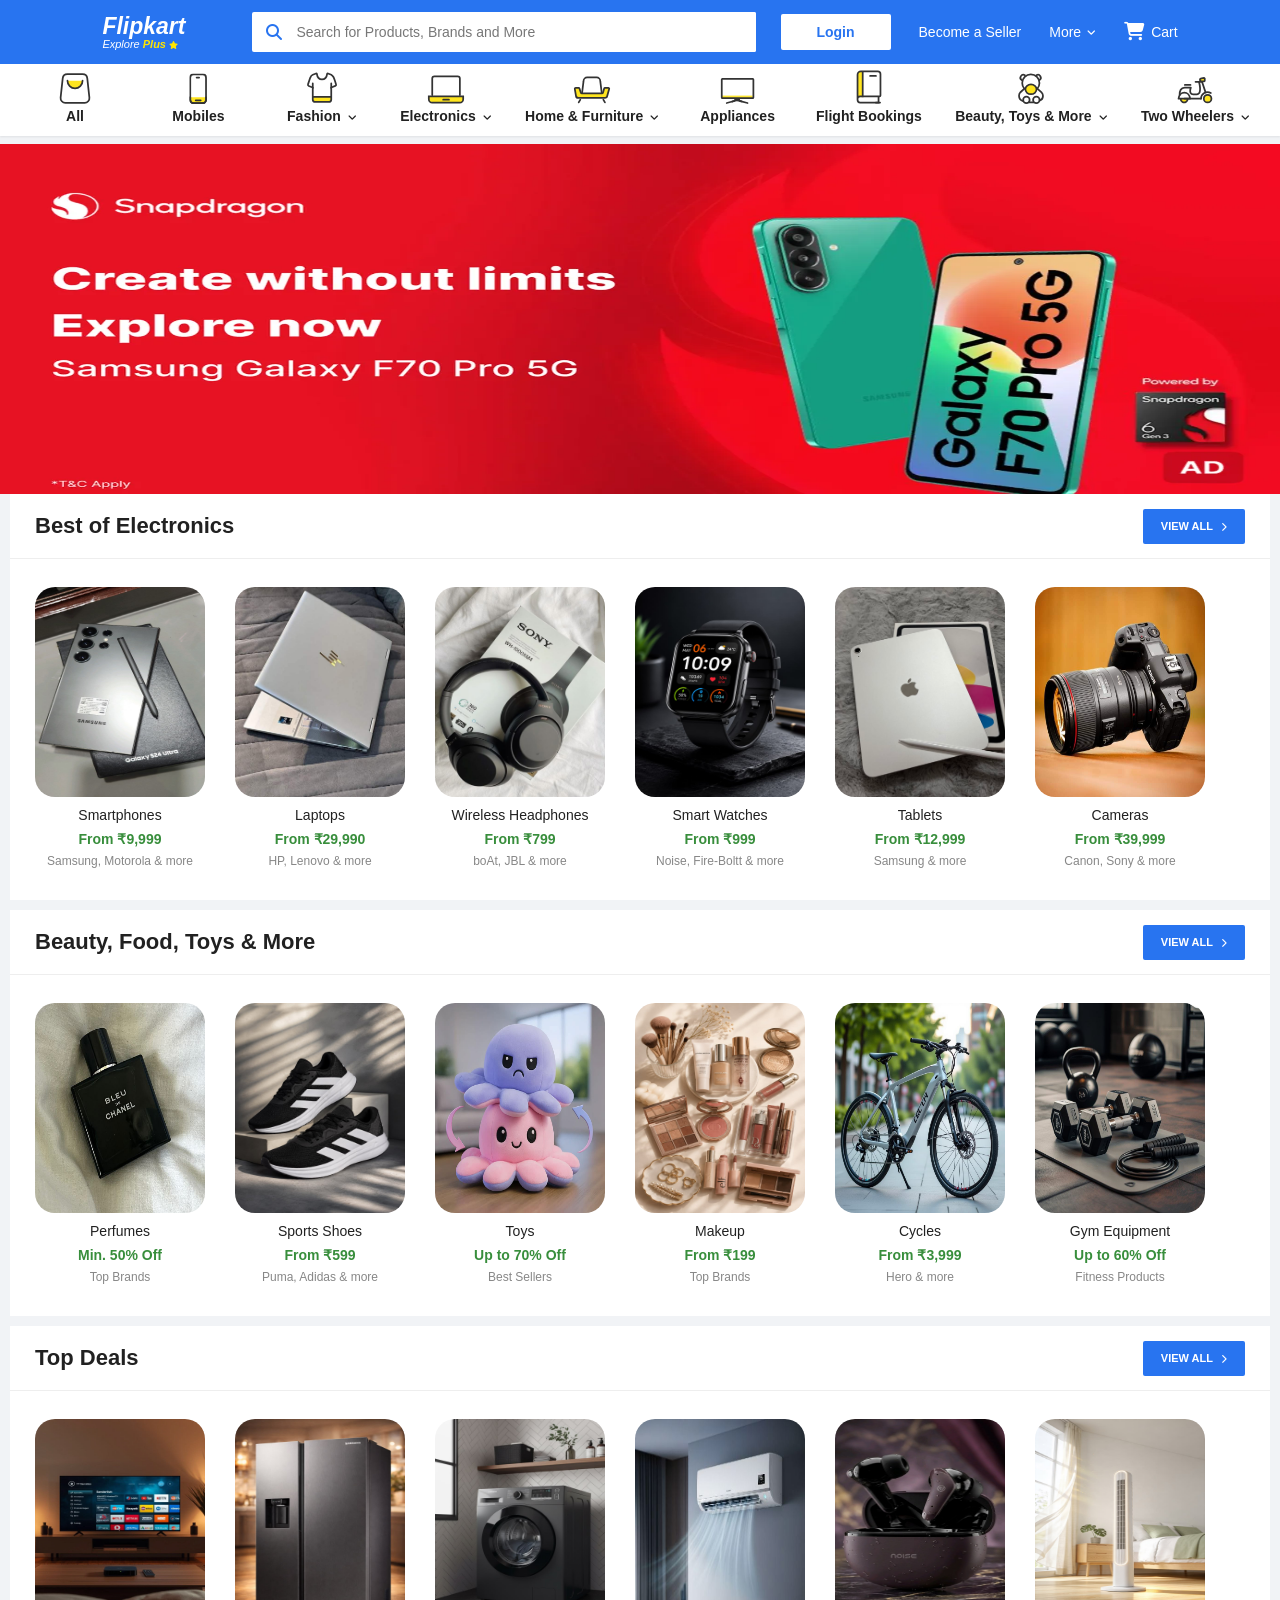
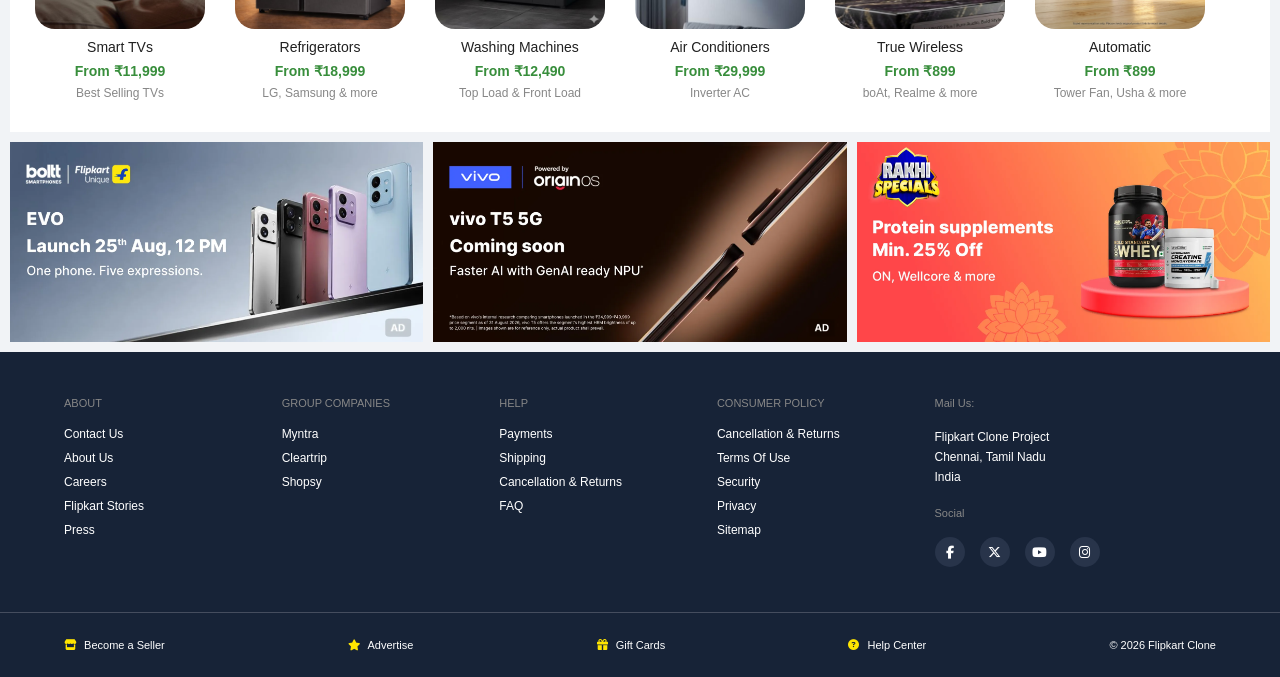
<file: index.html>
<!DOCTYPE html>
<html lang="en">

<head>

    <meta charset="UTF-8">

    <meta name="viewport" content="width=device-width, initial-scale=1.0">

    <title>Flipkart Clone</title>

    <link rel="stylesheet" href="./style.css">

    <link
        rel="stylesheet"
        href="https://cdnjs.cloudflare.com/ajax/libs/font-awesome/6.7.2/css/all.min.css"
    >

</head>


<body>


<!-- =====================================================
     NAVBAR
===================================================== -->

<header class="navbar">

    <div class="nav-left">

        <a href="index.html" class="flipkart-logo">

            <span class="logo-main">
                Flipkart
            </span>

            <span class="logo-sub">
                Explore
                <strong>Plus</strong>
                <i class="fa-solid fa-star"></i>
            </span>

        </a>


        <div class="search-container">

            <i class="fa-solid fa-magnifying-glass"></i>

            <input
                type="text"
                placeholder="Search for Products, Brands and More"
            >

        </div>

    </div>


    <div class="nav-right">

        <a href="login.html" class="login-button">
            Login
        </a>


        <a href="#" class="nav-link">
            Become a Seller
        </a>


        <a href="#" class="nav-link more-menu">

            More

            <i class="fa-solid fa-angle-down"></i>

        </a>


        <a href="cart.html" class="cart-link">

            <i class="fa-solid fa-cart-shopping"></i>

            Cart

        </a>

    </div>

</header>



<!-- =====================================================
     CATEGORY NAVIGATION
===================================================== -->

<section class="category-section">

    <div class="category-container">


        <!-- Grocery -->

        <a href="#" class="category-item">

            <div class="category-icon grocery-icon">

                <!-- <i class="fa-solid fa-basket-shopping"></i> -->
                 <img src="./source/all.svg" style="height: 40px;">

            </div>

            <span style="margin-top: 12px;">
                All
            </span>

        </a>



        <!-- Mobiles -->

        <a href="category.html" class="category-item">

            <div class="category-icon mobile-icon">

                <img src="./source/mobiles.svg" style="height: 40px;">

            </div>

            <span style="margin-top: 12px;">
                Mobiles
            </span>

        </a>



        <!-- Fashion -->

        <a href="./fashion.html" class="category-item">

            <div class="category-icon fashion-icon">

                <!-- <i class="fa-solid fa-shirt"></i> -->
                 <img src="./source/fashion.svg" style="height: 40px;">

            </div>

            <span style="margin-top: 12px;">

                Fashion

                <i class="fa-solid fa-angle-down"></i>

            </span>

        </a>



        <!-- Electronics -->

        <a href="#" class="category-item">

            <div class="category-icon electronics-icon">

                <!-- <i class="fa-solid fa-headphones"></i> -->
                 <img src="./source/electronics.svg" style="height: 40px;">

            </div>

            <span style="margin-top: 12px;">

                Electronics

                <i class="fa-solid fa-angle-down"></i>

            </span>

        </a>



        <!-- Home -->

        <a href="#" class="category-item">

            <div class="category-icon home-icon">

                <!-- <i class="fa-solid fa-couch"></i> -->
                 <img src="./source/furniture.svg" style="height: 40px;">

            </div>

            <span style="margin-top: 12px;">

                Home & Furniture

                <i class="fa-solid fa-angle-down"></i>

            </span>

        </a>



        <!-- Appliances -->

        <a href="#" class="category-item">

            <div class="category-icon appliance-icon">

                <!-- <i class="fa-solid fa-tv"></i> -->
                 <img src="./source/tv.svg" style="height: 40px;">

            </div>

            <span style="margin-top: 12px;">

                Appliances

            </span>

        </a>



        <!-- Travel -->

        <a href="#" class="category-item">

            <div class="category-icon travel-icon">

                <!-- <i class="fa-solid fa-plane"></i> -->
                 <img src="./source/books.svg" style="height: 40px;">

            </div>

            <span style="margin-top: 12px;">
                Flight Bookings
            </span>

        </a>



        <!-- Beauty -->

        <a href="#" class="category-item">

            <div class="category-icon beauty-icon">

                <!-- <i class="fa-solid fa-spray-can-sparkles"></i> -->
                 <img src="./source/toy.svg" style="height: 40px;">

            </div>

            <span style="margin-top: 12px;">

                Beauty, Toys & More

                <i class="fa-solid fa-angle-down"></i>

            </span>

        </a>



        <!-- Two Wheelers -->

        <a href="#" class="category-item">

            <div class="category-icon bike-icon">

                <!-- <i class="fa-solid fa-motorcycle"></i> -->
                 <img src="./source/auto-new.svg" style="height: 40px;">

            </div>

            <span style="margin-top: 12px;">

                Two Wheelers

                <i class="fa-solid fa-angle-down"></i>

            </span>

        </a>


    </div>

</section>



<!-- =====================================================
     MAIN CONTENT
===================================================== -->

<main>



<!-- =====================================================
     HERO BANNER
===================================================== -->

<section class="hero-section">

    <div class="banner-slider">

        <a href="#" class="banner-slide">
            <img src="./source/c1f4644ea8d50670.webp" alt="Banner 1">
        </a>

        <a href="#" class="banner-slide">
            <img src="./source/a72a8443f83f39b8.webp" alt="Banner 2">
        </a>

        <a href="#" class="banner-slide">
            <img src="./source/d336bf0029d22522.webp" alt="Banner 3">
        </a>

        <a href="#" class="banner-slide">
            <img src="./source/c1f4644ea8d50670.webp" alt="Banner 4">
        </a>

        <a href="#" class="banner-slide">
            <img src="./source/d336bf0029d22522.webp" alt="Banner 5">
        </a>

    </div>

</section>



<!-- =====================================================
     BEST OF ELECTRONICS
===================================================== -->

<section class="product-section">


    <div class="section-heading">

        <h2>
            Best of Electronics
        </h2>


        <a href="category.html" class="view-all">

            VIEW ALL

            <i class="fa-solid fa-chevron-right"></i>

        </a>

    </div>



    <div class="product-slider">


        <!-- PRODUCT 1 -->

        <a href="product.html" class="product-card">

            <div class="product-image">

                <img
                    src="./source/mob2.jpg"
                    alt="Mobile"
                >

            </div>

            <h3>
                Smartphones
            </h3>

            <p class="product-offer">
                From ₹9,999
            </p>

            <p class="product-brand">
                Samsung, Motorola & more
            </p>

        </a>



        <!-- PRODUCT 2 -->

        <a href="product.html" class="product-card">

            <div class="product-image">

                <img
                    src="./source/laptop 1.jpg"
                    alt="Laptop"
                >

            </div>

            <h3>
                Laptops
            </h3>

            <p class="product-offer">
                From ₹29,990
            </p>

            <p class="product-brand">
                HP, Lenovo & more
            </p>

        </a>



        <!-- PRODUCT 3 -->

        <a href="product.html" class="product-card">

            <div class="product-image">

                <img
                    src="./source/wireless2.jpg"
                    alt="Headphones"
                >

            </div>

            <h3>
                Wireless Headphones
            </h3>

            <p class="product-offer">
                From ₹799
            </p>

            <p class="product-brand">
                boAt, JBL & more
            </p>

        </a>



        <!-- PRODUCT 4 -->

        <a href="product.html" class="product-card">

            <div class="product-image">

                <img
                    src="./source/smart watch.jpg"
                    alt="Smart Watch"
                >

            </div>

            <h3>
                Smart Watches
            </h3>

            <p class="product-offer">
                From ₹999
            </p>

            <p class="product-brand">
                Noise, Fire-Boltt & more
            </p>

        </a>



        <!-- PRODUCT 5 -->

        <a href="product.html" class="product-card">

            <div class="product-image">

                <img
                    src="./source/tablet.jpg"
                    alt="Tablet"
                >

            </div>

            <h3>
                Tablets
            </h3>

            <p class="product-offer">
                From ₹12,999
            </p>

            <p class="product-brand">
                Samsung & more
            </p>

        </a>



        <!-- PRODUCT 6 -->

        <a href="product.html" class="product-card">

            <div class="product-image">

                <img
                    src="./source/cameraaaa.jpg"
                    alt="Camera"
                >

            </div>

            <h3>
                Cameras
            </h3>

            <p class="product-offer">
                From ₹39,999
            </p>

            <p class="product-brand">
                Canon, Sony & more
            </p>

        </a>


    </div>

</section>



<!-- =====================================================
     BEAUTY / TOYS
===================================================== -->

<section class="product-section">


    <div class="section-heading">

        <h2>
            Beauty, Food, Toys & More
        </h2>


        <a href="category.html" class="view-all">

            VIEW ALL

            <i class="fa-solid fa-chevron-right"></i>

        </a>

    </div>



    <div class="product-slider">


        <a href="product.html" class="product-card">

            <div class="product-image">

                <img
                    src="./source/perfume.jpg"
                    alt="Perfume"
                >

            </div>

            <h3>
                Perfumes
            </h3>

            <p class="product-offer">
                Min. 50% Off
            </p>

            <p class="product-brand">
                Top Brands
            </p>

        </a>



        <a href="product.html" class="product-card">

            <div class="product-image">

                <img
                    src="./source/shoe.jpg"
                    alt="Shoes"
                >

            </div>

            <h3>
                Sports Shoes
            </h3>

            <p class="product-offer">
                From ₹599
            </p>

            <p class="product-brand">
                Puma, Adidas & more
            </p>

        </a>



        <a href="product.html" class="product-card">

            <div class="product-image">

                <img
                    src="./source/toys.jpg"
                    alt="Toys"
                >

            </div>

            <h3>
                Toys
            </h3>

            <p class="product-offer">
                Up to 70% Off
            </p>

            <p class="product-brand">
                Best Sellers
            </p>

        </a>



        <a href="product.html" class="product-card">

            <div class="product-image">

                <img
                    src="./source/makup.jpg"
                    alt="Makeup"
                >

            </div>

            <h3>
                Makeup
            </h3>

            <p class="product-offer">
                From ₹199
            </p>

            <p class="product-brand">
                Top Brands
            </p>

        </a>



        <a href="product.html" class="product-card">

            <div class="product-image">

                <img
                    src="./source/cycle.jpg"
                    alt="Cycle"
                >

            </div>

            <h3>
                Cycles
            </h3>

            <p class="product-offer">
                From ₹3,999
            </p>

            <p class="product-brand">
                Hero & more
            </p>

        </a>



        <a href="product.html" class="product-card">

            <div class="product-image">

                <img
                    src="./source/gym.jpg"
                    alt="Gym Equipment"
                >

            </div>

            <h3>
                Gym Equipment
            </h3>

            <p class="product-offer">
                Up to 60% Off
            </p>

            <p class="product-brand">
                Fitness Products
            </p>

        </a>


    </div>

</section>



<!-- =====================================================
     TOP DEALS
===================================================== -->

<section class="product-section">


    <div class="section-heading">

        <h2>
            Top Deals
        </h2>


        <a href="category.html" class="view-all">

            VIEW ALL

            <i class="fa-solid fa-chevron-right"></i>

        </a>

    </div>



    <div class="product-slider">


        <a href="product.html" class="product-card">

            <div class="product-image">

                <img
                    src="./source/tv.jpg"
                    alt="Television"
                >

            </div>

            <h3>
                Smart TVs
            </h3>

            <p class="product-offer">
                From ₹11,999
            </p>

            <p class="product-brand">
                Best Selling TVs
            </p>

        </a>



        <a href="product.html" class="product-card">

            <div class="product-image">

                <img
                    src="./source/refregitor.jpg"
                    alt="Refrigerator"
                >

            </div>

            <h3>
                Refrigerators
            </h3>

            <p class="product-offer">
                From ₹18,999
            </p>

            <p class="product-brand">
                LG, Samsung & more
            </p>

        </a>



        <a href="product.html" class="product-card">

            <div class="product-image">

                <img
                    src="./source/washing.jpg"
                    alt="Washing Machine"
                >

            </div>

            <h3>
                Washing Machines
            </h3>

            <p class="product-offer">
                From ₹12,490
            </p>

            <p class="product-brand">
                Top Load & Front Load
            </p>

        </a>



        <a href="product.html" class="product-card">

            <div class="product-image">

                <img
                    src="./source/aircondition.jpg"
                    alt="Air Conditioner"
                >

            </div>

            <h3>
                Air Conditioners
            </h3>

            <p class="product-offer">
                From ₹29,999
            </p>

            <p class="product-brand">
                Inverter AC
            </p>

        </a>



        <a href="product.html" class="product-card">

            <div class="product-image">

                <img
                    src="./source/earbuds.jpg"
                    alt="Earbuds"
                >

            </div>

            <h3>
                True Wireless
            </h3>

            <p class="product-offer">
                From ₹899
            </p>

            <p class="product-brand">
                boAt, Realme & more
            </p>

        </a>
           <a href="product.html" class="product-card">

            <div class="product-image">

                <img
                    src="./source/tower.jpg"
                    alt="Earbuds"
                >

            </div>

            <h3>
                Automatic
            </h3>

            <p class="product-offer">
                From ₹899
            </p>

            <p class="product-brand">
                Tower Fan, Usha & more
            </p>

        </a>


    </div>

</section>



<!-- =====================================================
     THREE BANNER SECTION
===================================================== -->

<section class="three-banner-section">


    <a href="#" class="small-banner">

        <img
            src="./source/d336bf0029d22522.webp"
            alt="Offer"
        >

    </a>


    <a href="#" class="small-banner">

        <img
            src="./source/62e33184d158868b.webp"
            alt="Offer"
        >

    </a>


    <a href="#" class="small-banner">

        <img
            src="./source/a72a8443f83f39b8.webp"
            alt="Offer"
        >

    </a>


</section>



<!-- =====================================================
     FLIPKART INFORMATION
===================================================== -->

<!-- <section class="information-section">

    <h2>
        Flipkart Clone – Online Shopping
    </h2>


    <p>

        This ecommerce website is designed as a
        Flipkart-style shopping interface with
        categories, products, offers and shopping
        sections. Browse mobiles, electronics,
        fashion, home appliances and more.

    </p>


    <h3>
        Shop Online with Great Deals
    </h3>


    <p>

        Explore products from different categories
        and discover exciting offers and discounts.
        The website provides a responsive shopping
        experience across desktop, tablet and mobile
        devices.

    </p>

</section> -->



</main>



<!-- =====================================================
     FOOTER
===================================================== -->

<footer class="footer">


    <div class="footer-top">


        <div class="footer-column">

            <h3>
                ABOUT
            </h3>

            <a href="#">
                Contact Us
            </a>

            <a href="#">
                About Us
            </a>

            <a href="#">
                Careers
            </a>

            <a href="#">
                Flipkart Stories
            </a>

            <a href="#">
                Press
            </a>

        </div>



        <div class="footer-column">

            <h3>
                GROUP COMPANIES
            </h3>

            <a href="#">
                Myntra
            </a>

            <a href="#">
                Cleartrip
            </a>

            <a href="#">
                Shopsy
            </a>

        </div>



        <div class="footer-column">

            <h3>
                HELP
            </h3>

            <a href="#">
                Payments
            </a>

            <a href="#">
                Shipping
            </a>

            <a href="#">
                Cancellation & Returns
            </a>

            <a href="#">
                FAQ
            </a>

        </div>



        <div class="footer-column">

            <h3>
                CONSUMER POLICY
            </h3>

            <a href="#">
                Cancellation & Returns
            </a>

            <a href="#">
                Terms Of Use
            </a>

            <a href="#">
                Security
            </a>

            <a href="#">
                Privacy
            </a>

            <a href="#">
                Sitemap
            </a>

        </div>



        <div class="footer-column address-column">

            <h3>
                Mail Us:
            </h3>

            <p>
                Flipkart Clone Project
            </p>

            <p>
                Chennai, Tamil Nadu
            </p>

            <p>
                India
            </p>


            <h3 class="social-title">
                Social
            </h3>

            <div class="social-icons">

                <a href="#">
                    <i class="fa-brands fa-facebook-f"></i>
                </a>

                <a href="#">
                    <i class="fa-brands fa-x-twitter"></i>
                </a>

                <a href="#">
                    <i class="fa-brands fa-youtube"></i>
                </a>

                <a href="#">
                    <i class="fa-brands fa-instagram"></i>
                </a>

            </div>

        </div>


    </div>



    <div class="footer-bottom">

        <span>
            <i class="fa-solid fa-store"></i>
            Become a Seller
        </span>

        <span>
            <i class="fa-solid fa-star"></i>
            Advertise
        </span>

        <span>
            <i class="fa-solid fa-gift"></i>
            Gift Cards
        </span>

        <span>
            <i class="fa-solid fa-circle-question"></i>
            Help Center
        </span>

        <span>
            © 2026 Flipkart Clone
        </span>

    </div>


</footer>


</body>

</html>
</file>
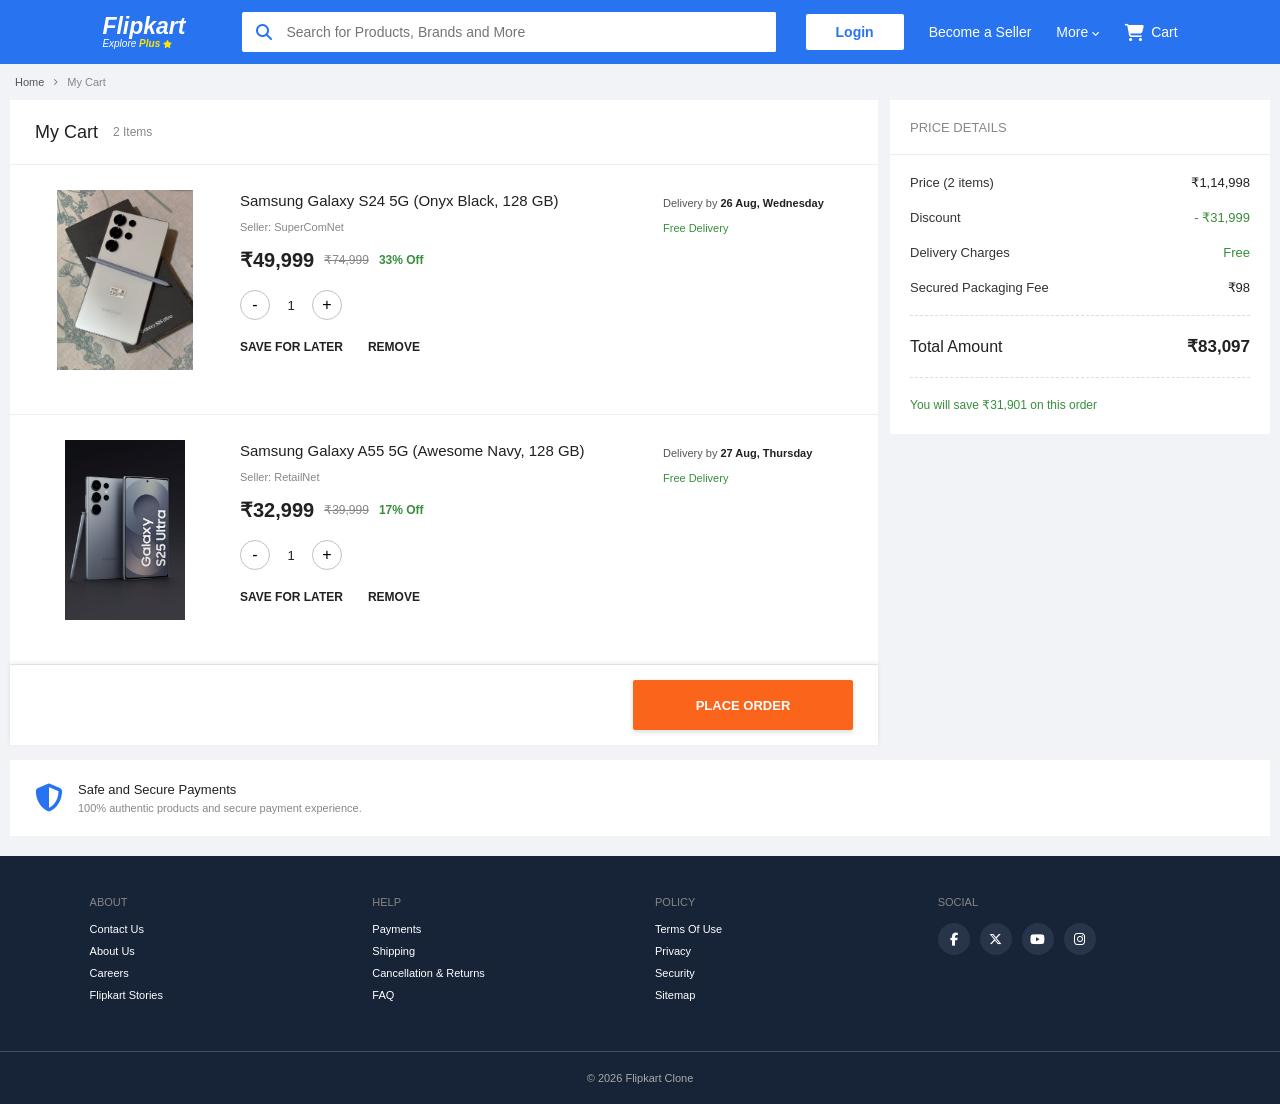
<file: cart.html>
<!DOCTYPE html>
<html lang="en">

<head>

    <meta charset="UTF-8">

    <meta name="viewport"
        content="width=device-width, initial-scale=1.0">

    <title>Cart - Flipkart Clone</title>

    <link rel="stylesheet"
        href="cart.css">

    <link rel="stylesheet"
        href="https://cdnjs.cloudflare.com/ajax/libs/font-awesome/6.7.2/css/all.min.css">

</head>


<body>


<!-- =====================================================
     NAVBAR
===================================================== -->

<header class="navbar">


    <a href="index.html" class="logo">

        <span>Flipkart</span>

        <small>
            Explore
            <b>Plus</b>
            <i class="fa-solid fa-star"></i>
        </small>

    </a>


    <div class="search-box">

        <i class="fa-solid fa-magnifying-glass"></i>

        <input
            type="text"
            placeholder="Search for Products, Brands and More">

    </div>


    <div class="nav-links">

        <a href="login.html"
           class="login-btn">
            Login
        </a>

        <a href="#">
            Become a Seller
        </a>

        <a href="#">
            More
            <i class="fa-solid fa-angle-down"></i>
        </a>

        <a href="cart.html"
           class="cart-link">

            <i class="fa-solid fa-cart-shopping"></i>

            Cart

        </a>

    </div>

</header>



<!-- =====================================================
     BREADCRUMB
===================================================== -->

<div class="breadcrumb">

    <a href="index.html">
        Home
    </a>

    <i class="fa-solid fa-angle-right"></i>

    <span>
        My Cart
    </span>

</div>



<!-- =====================================================
     CART PAGE
===================================================== -->

<main class="cart-page">


    <!-- =================================================
         LEFT CART
    ================================================= -->

    <section class="cart-left">


        <!-- CART HEADER -->

        <div class="cart-header">

            <h1>
                My Cart
            </h1>

            <span>
                2 Items
            </span>

        </div>



        <!-- =================================================
             PRODUCT 1
        ================================================= -->

        <div class="cart-product">


            <!-- IMAGE -->

            <div class="cart-image">

                <img
                    src="./source/samsung.1.jpg"
                    alt="Samsung Galaxy S24">

            </div>



            <!-- DETAILS -->

            <div class="cart-details">


                <h2>
                    Samsung Galaxy S24 5G
                    (Onyx Black, 128 GB)
                </h2>


                <p class="seller">
                    Seller: SuperComNet
                </p>


                <div class="cart-price">

                    <strong>
                        ₹49,999
                    </strong>

                    <del>
                        ₹74,999
                    </del>

                    <span>
                        33% Off
                    </span>

                </div>


                <!-- QUANTITY -->

                <div class="quantity-row">


                    <button class="quantity-btn">
                        -
                    </button>


                    <span class="quantity">
                        1
                    </span>


                    <button class="quantity-btn">
                        +
                    </button>


                </div>


                <!-- ACTIONS -->

                <div class="cart-actions">

                    <button>
                        SAVE FOR LATER
                    </button>

                    <button>
                        REMOVE
                    </button>

                </div>


            </div>



            <!-- DELIVERY -->

            <div class="delivery">

                <p>
                    Delivery by
                    <b>26 Aug, Wednesday</b>
                </p>

                <span>
                    Free Delivery
                </span>

            </div>


        </div>



        <!-- =================================================
             PRODUCT 2
        ================================================= -->

        <div class="cart-product">


            <div class="cart-image">

                <img
                    src="./source/samsung.2.jpg"
                    alt="Smartphone">

            </div>



            <div class="cart-details">


                <h2>
                    Samsung Galaxy A55 5G
                    (Awesome Navy, 128 GB)
                </h2>


                <p class="seller">
                    Seller: RetailNet
                </p>


                <div class="cart-price">

                    <strong>
                        ₹32,999
                    </strong>

                    <del>
                        ₹39,999
                    </del>

                    <span>
                        17% Off
                    </span>

                </div>


                <div class="quantity-row">

                    <button class="quantity-btn">
                        -
                    </button>

                    <span class="quantity">
                        1
                    </span>

                    <button class="quantity-btn">
                        +
                    </button>

                </div>


                <div class="cart-actions">

                    <button>
                        SAVE FOR LATER
                    </button>

                    <button>
                        REMOVE
                    </button>

                </div>


            </div>



            <div class="delivery">

                <p>
                    Delivery by
                    <b>27 Aug, Thursday</b>
                </p>

                <span>
                    Free Delivery
                </span>

            </div>


        </div>



        <!-- PLACE ORDER -->

        <div class="place-order-box">

            <button class="place-order">

                PLACE ORDER

            </button>

        </div>


    </section>



    <!-- =================================================
         RIGHT PRICE DETAILS
    ================================================= -->

    <aside class="price-details">


        <div class="price-heading">

            <h2>
                PRICE DETAILS
            </h2>

        </div>



        <div class="price-content">


            <div class="price-row">

                <span>
                    Price (2 items)
                </span>

                <b>
                    ₹1,14,998
                </b>

            </div>


            <div class="price-row">

                <span>
                    Discount
                </span>

                <b class="green">
                    - ₹31,999
                </b>

            </div>


            <div class="price-row">

                <span>
                    Delivery Charges
                </span>

                <b class="green">
                    Free
                </b>

            </div>


            <div class="price-row">

                <span>
                    Secured Packaging Fee
                </span>

                <b>
                    ₹98
                </b>

            </div>



            <div class="total-row">

                <span>
                    Total Amount
                </span>

                <strong>
                    ₹83,097
                </strong>

            </div>



            <p class="saving">

                You will save ₹31,901 on this order

            </p>


        </div>


    </aside>


</main>



<!-- =====================================================
     SAFE PAYMENT
===================================================== -->

<section class="safe-payment">


    <i class="fa-solid fa-shield-halved"></i>


    <div>

        <h3>
            Safe and Secure Payments
        </h3>

        <p>
            100% authentic products and secure
            payment experience.
        </p>

    </div>


</section>



<!-- =====================================================
     FOOTER
===================================================== -->

<footer class="footer">


    <div class="footer-inner">


        <div>

            <h3>
                ABOUT
            </h3>

            <a href="#">
                Contact Us
            </a>

            <a href="#">
                About Us
            </a>

            <a href="#">
                Careers
            </a>

            <a href="#">
                Flipkart Stories
            </a>

        </div>


        <div>

            <h3>
                HELP
            </h3>

            <a href="#">
                Payments
            </a>

            <a href="#">
                Shipping
            </a>

            <a href="#">
                Cancellation & Returns
            </a>

            <a href="#">
                FAQ
            </a>

        </div>


        <div>

            <h3>
                POLICY
            </h3>

            <a href="#">
                Terms Of Use
            </a>

            <a href="#">
                Privacy
            </a>

            <a href="#">
                Security
            </a>

            <a href="#">
                Sitemap
            </a>

        </div>


        <div>

            <h3>
                SOCIAL
            </h3>

            <div class="social-icons">

                <a href="#">
                    <i class="fa-brands fa-facebook-f"></i>
                </a>

                <a href="#">
                    <i class="fa-brands fa-x-twitter"></i>
                </a>

                <a href="#">
                    <i class="fa-brands fa-youtube"></i>
                </a>

                <a href="#">
                    <i class="fa-brands fa-instagram"></i>
                </a>

            </div>

        </div>


    </div>


    <div class="footer-bottom">

        © 2026 Flipkart Clone

    </div>


</footer>


</body>

</html>
</file>
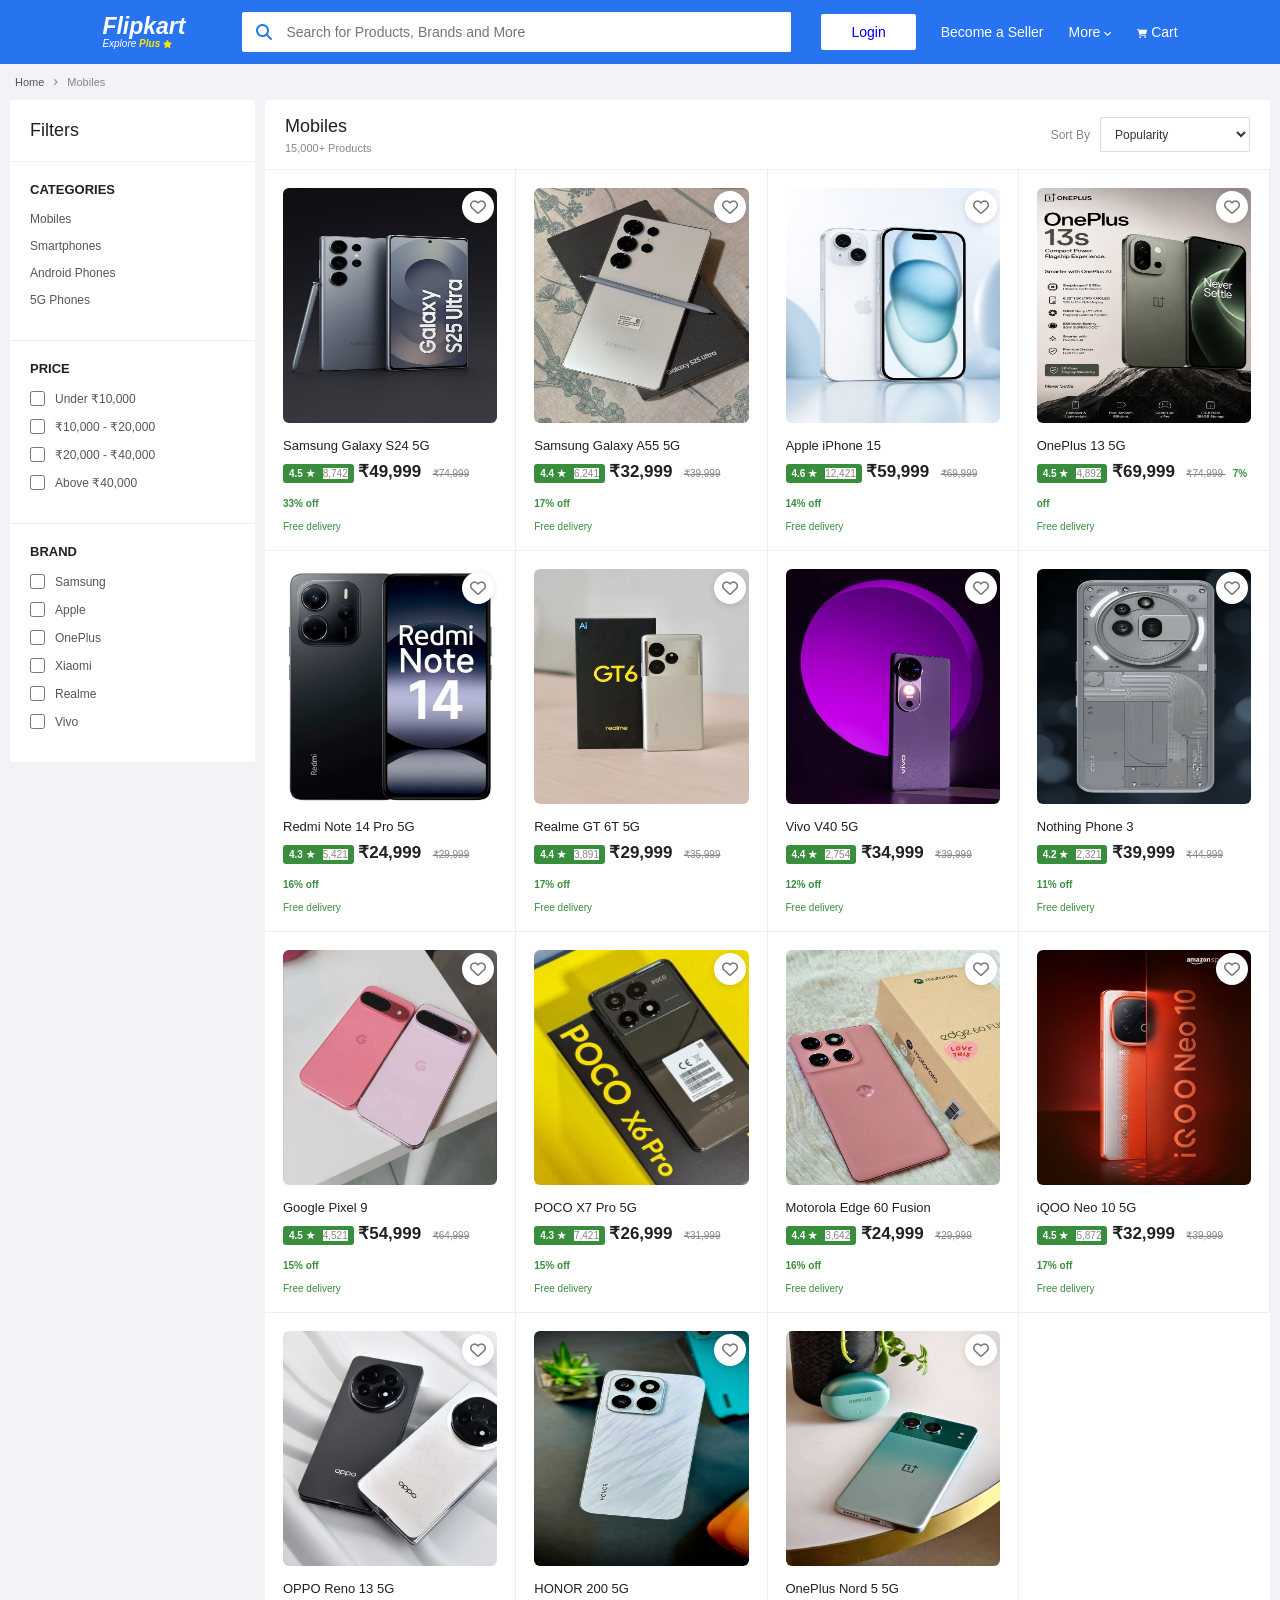
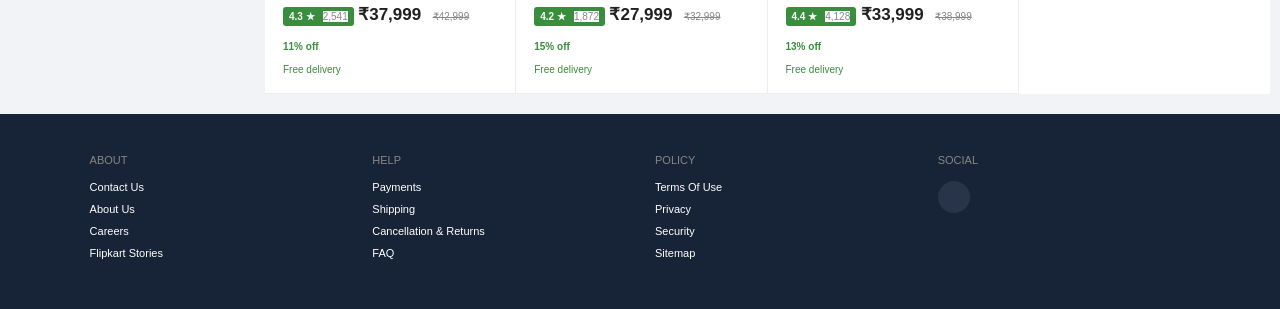
<file: category.html>
<!DOCTYPE html>
<html lang="en">

<head>

    <meta charset="UTF-8">

    <meta name="viewport"
          content="width=device-width, initial-scale=1.0">

    <title>Mobiles - Flipkart Clone</title>

    <link rel="stylesheet"
          href="category.css">

    <link rel="stylesheet"
          href="https://cdnjs.cloudflare.com/ajax/libs/font-awesome/6.7.2/css/all.min.css">

</head>

<body>


<!-- ================= NAVBAR ================= -->

<header class="navbar">

    <a href="index.html" class="logo">

        <span>Flipkart</span>

        <small>
            Explore
            <b>Plus</b>
            <i class="fa-solid fa-star"></i>
        </small>

    </a>


    <div class="search-box">

        <i class="fa-solid fa-magnifying-glass"></i>

        <input
            type="text"
            placeholder="Search for Products, Brands and More">

    </div>


    <div class="nav-links">

        <a style="color: blue; "href="login.html"
           class="login-btn">
            Login
        </a>

        <a href="#">
            Become a Seller
        </a>

        <a href="#">
            More
            <i class="fa-solid fa-angle-down"></i>
        </a>

        <a href="cart.html">

            <i class="fa-solid fa-cart-shopping"></i>

            Cart

        </a>

    </div>

</header>



<!-- ================= BREADCRUMB ================= -->

<div class="breadcrumb">

    <a href="index.html">
        Home
    </a>

    <i class="fa-solid fa-angle-right"></i>

    <span>
        Mobiles
    </span>

</div>



<!-- ================= PAGE ================= -->

<main class="category-page">


    <!-- ================= FILTER ================= -->

    <aside class="filter-box">

        <h2>
            Filters
        </h2>


        <div class="filter-section">

            <h3>
                Categories
            </h3>

            <a href="#">Mobiles</a>
            <a href="#">Smartphones</a>
            <a href="#">Android Phones</a>
            <a href="#">5G Phones</a>

        </div>


        <div class="filter-section">

            <h3>
                Price
            </h3>

            <label>
                <input type="checkbox">
                Under ₹10,000
            </label>

            <label>
                <input type="checkbox">
                ₹10,000 - ₹20,000
            </label>

            <label>
                <input type="checkbox">
                ₹20,000 - ₹40,000
            </label>

            <label>
                <input type="checkbox">
                Above ₹40,000
            </label>

        </div>


        <div class="filter-section">

            <h3>
                Brand
            </h3>

            <label>
                <input type="checkbox">
                Samsung
            </label>

            <label>
                <input type="checkbox">
                Apple
            </label>

            <label>
                <input type="checkbox">
                OnePlus
            </label>

            <label>
                <input type="checkbox">
                Xiaomi
            </label>

            <label>
                <input type="checkbox">
                Realme
            </label>

            <label>
                <input type="checkbox">
                Vivo
            </label>

        </div>

    </aside>



    <!-- ================= PRODUCTS ================= -->

    <section class="products-section">


        <div class="products-header">

            <div>

                <h1>
                    Mobiles
                </h1>

                <p>
                    15,000+ Products
                </p>

            </div>


            <div class="sort-box">

                <span>
                    Sort By
                </span>

                <select>

                    <option>
                        Popularity
                    </option>

                    <option>
                        Price -- Low to High
                    </option>

                    <option>
                        Price -- High to Low
                    </option>

                    <option>
                        Newest First
                    </option>

                </select>

            </div>

        </div>



        <!-- PRODUCTS GRID -->

        <div class="products-grid">


            <!-- PRODUCT 1 -->

            <a href="product.html"
               class="product-card">

                <div class="product-image">

                    <span class="wishlist">
                        <i class="fa-regular fa-heart"></i>
                    </span>

                    <img
                        src="./source/samsung.2.jpg"
                        alt="Samsung Galaxy S24">

                </div>


                <div class="product-info">

                    <h2>
                        Samsung Galaxy S24 5G
                    </h2>

                    <p class="rating">
                        4.5 ★
                        <span>
                            8,742
                        </span>
                    </p>

                    <strong>
                        ₹49,999
                    </strong>

                    <del>
                        ₹74,999
                    </del>

                    <b class="discount">
                        33% off
                    </b>

                    <p class="extra">
                        Free delivery
                    </p>

                </div>

            </a>



            <!-- PRODUCT 2 -->

            <a href="product.html"
               class="product-card">

                <div class="product-image">

                    <span class="wishlist">
                        <i class="fa-regular fa-heart"></i>
                    </span>

                    <img
                        src="./source/samsung.1.jpg"
                        alt="Samsung Galaxy A55">

                </div>

                <div class="product-info">

                    <h2>
                        Samsung Galaxy A55 5G
                    </h2>

                    <p class="rating">
                        4.4 ★
                        <span>
                            6,241
                        </span>
                    </p>

                    <strong>
                        ₹32,999
                    </strong>

                    <del>
                        ₹39,999
                    </del>

                    <b class="discount">
                        17% off
                    </b>

                    <p class="extra">
                        Free delivery
                    </p>

                </div>

            </a>



            <!-- PRODUCT 3 -->

            <a href="product.html"
               class="product-card">

                <div class="product-image">

                    <span class="wishlist">
                        <i class="fa-regular fa-heart"></i>
                    </span>

                    <img
                        src="./source/iphone15.jpg"
                        alt="iPhone 15">

                </div>

                <div class="product-info">

                    <h2>
                        Apple iPhone 15
                    </h2>

                    <p class="rating">
                        4.6 ★
                        <span>
                            12,421
                        </span>
                    </p>

                    <strong>
                        ₹59,999
                    </strong>

                    <del>
                        ₹69,999
                    </del>

                    <b class="discount">
                        14% off
                    </b>

                    <p class="extra">
                        Free delivery
                    </p>

                </div>

            </a>



            <!-- PRODUCT 4 -->

            <a href="product.html"
               class="product-card">

                <div class="product-image">

                    <span class="wishlist">
                        <i class="fa-regular fa-heart"></i>
                    </span>

                    <img
                        src="./source/oneplus.jpg"
                        alt="OnePlus 13">

                </div>

                <div class="product-info">

                    <h2>
                        OnePlus 13 5G
                    </h2>

                    <p class="rating">
                        4.5 ★
                        <span>
                            4,892
                        </span>
                    </p>

                    <strong>
                        ₹69,999
                    </strong>

                    <del>
                        ₹74,999
                    </del>

                    <b class="discount">
                        7% off
                    </b>

                    <p class="extra">
                        Free delivery
                    </p>

                </div>

            </a>



            <!-- PRODUCT 5 -->

            <a href="product.html"
               class="product-card">

                <div class="product-image">

                    <span class="wishlist">
                        <i class="fa-regular fa-heart"></i>
                    </span>

                    <img
                        src="./source/redmi.jpg"
                        alt="Redmi Note 14">

                </div>

                <div class="product-info">

                    <h2>
                        Redmi Note 14 Pro 5G
                    </h2>

                    <p class="rating">
                        4.3 ★
                        <span>
                            5,421
                        </span>
                    </p>

                    <strong>
                        ₹24,999
                    </strong>

                    <del>
                        ₹29,999
                    </del>

                    <b class="discount">
                        16% off
                    </b>

                    <p class="extra">
                        Free delivery
                    </p>

                </div>

            </a>



            <!-- PRODUCT 6 -->

            <a href="product.html"
               class="product-card">

                <div class="product-image">

                    <span class="wishlist">
                        <i class="fa-regular fa-heart"></i>
                    </span>

                    <img
                        src="./source/gt6.jpg"
                        alt="Realme GT">

                </div>

                <div class="product-info">

                    <h2>
                        Realme GT 6T 5G
                    </h2>

                    <p class="rating">
                        4.4 ★
                        <span>
                            3,891
                        </span>
                    </p>

                    <strong>
                        ₹29,999
                    </strong>

                    <del>
                        ₹35,999
                    </del>

                    <b class="discount">
                        17% off
                    </b>

                    <p class="extra">
                        Free delivery
                    </p>

                </div>

            </a>



            <!-- PRODUCT 7 -->

            <a href="product.html"
               class="product-card">

                <div class="product-image">

                    <span class="wishlist">
                        <i class="fa-regular fa-heart"></i>
                    </span>

                    <img
                        src="./source/vivo.jpg"
                        alt="Vivo V40">

                </div>

                <div class="product-info">

                    <h2>
                        Vivo V40 5G
                    </h2>

                    <p class="rating">
                        4.4 ★
                        <span>
                            2,754
                        </span>
                    </p>

                    <strong>
                        ₹34,999
                    </strong>

                    <del>
                        ₹39,999
                    </del>

                    <b class="discount">
                        12% off
                    </b>

                    <p class="extra">
                        Free delivery
                    </p>

                </div>

            </a>



            <!-- PRODUCT 8 -->

            <a href="product.html"
               class="product-card">

                <div class="product-image">

                    <span class="wishlist">
                        <i class="fa-regular fa-heart"></i>
                    </span>

                    <img
                        src="./source/nothing.jpg"
                        alt="Nothing Phone">

                </div>

                <div class="product-info">

                    <h2>
                        Nothing Phone 3
                    </h2>

                    <p class="rating">
                        4.2 ★
                        <span>
                            2,321
                        </span>
                    </p>

                    <strong>
                        ₹39,999
                    </strong>

                    <del>
                        ₹44,999
                    </del>

                    <b class="discount">
                        11% off
                    </b>

                    <p class="extra">
                        Free delivery
                    </p>

                </div>

            </a>



            <!-- PRODUCT 9 -->

            <a href="product.html"
               class="product-card">

                <div class="product-image">

                    <span class="wishlist">
                        <i class="fa-regular fa-heart"></i>
                    </span>

                    <img
                        src="./source/pixel.jpg"
                        alt="Pixel">

                </div>

                <div class="product-info">

                    <h2>
                        Google Pixel 9
                    </h2>

                    <p class="rating">
                        4.5 ★
                        <span>
                            4,521
                        </span>
                    </p>

                    <strong>
                        ₹54,999
                    </strong>

                    <del>
                        ₹64,999
                    </del>

                    <b class="discount">
                        15% off
                    </b>

                    <p class="extra">
                        Free delivery
                    </p>

                </div>

            </a>



            <!-- PRODUCT 10 -->

            <a href="product.html"
               class="product-card">

                <div class="product-image">

                    <span class="wishlist">
                        <i class="fa-regular fa-heart"></i>
                    </span>

                    <img
                        src="./source/poco.jpg"
                        alt="Poco">

                </div>

                <div class="product-info">

                    <h2>
                        POCO X7 Pro 5G
                    </h2>

                    <p class="rating">
                        4.3 ★
                        <span>
                            7,421
                        </span>
                    </p>

                    <strong>
                        ₹26,999
                    </strong>

                    <del>
                        ₹31,999
                    </del>

                    <b class="discount">
                        15% off
                    </b>

                    <p class="extra">
                        Free delivery
                    </p>

                </div>

            </a>



            <!-- PRODUCT 11 -->

            <a href="product.html"
               class="product-card">

                <div class="product-image">

                    <span class="wishlist">
                        <i class="fa-regular fa-heart"></i>
                    </span>

                    <img
                        src="./source/moto.jpg"
                        alt="Motorola">

                </div>

                <div class="product-info">

                    <h2>
                        Motorola Edge 60 Fusion
                    </h2>

                    <p class="rating">
                        4.4 ★
                        <span>
                            3,642
                        </span>
                    </p>

                    <strong>
                        ₹24,999
                    </strong>

                    <del>
                        ₹29,999
                    </del>

                    <b class="discount">
                        16% off
                    </b>

                    <p class="extra">
                        Free delivery
                    </p>

                </div>

            </a>



            <!-- PRODUCT 12 -->

            <a href="product.html"
               class="product-card">

                <div class="product-image">

                    <span class="wishlist">
                        <i class="fa-regular fa-heart"></i>
                    </span>

                    <img
                        src="./source/iq00.jpg"
                        alt="iQOO">

                </div>

                <div class="product-info">

                    <h2>
                        iQOO Neo 10 5G
                    </h2>

                    <p class="rating">
                        4.5 ★
                        <span>
                            5,872
                        </span>
                    </p>

                    <strong>
                        ₹32,999
                    </strong>

                    <del>
                        ₹39,999
                    </del>

                    <b class="discount">
                        17% off
                    </b>

                    <p class="extra">
                        Free delivery
                    </p>

                </div>

            </a>



            <!-- PRODUCT 13 -->

            <a href="product.html"
               class="product-card">

                <div class="product-image">

                    <span class="wishlist">
                        <i class="fa-regular fa-heart"></i>
                    </span>

                    <img
                        src="./source/oppo.jpg"
                        alt="Oppo">

                </div>

                <div class="product-info">

                    <h2>
                        OPPO Reno 13 5G
                    </h2>

                    <p class="rating">
                        4.3 ★
                        <span>
                            2,541
                        </span>
                    </p>

                    <strong>
                        ₹37,999
                    </strong>

                    <del>
                        ₹42,999
                    </del>

                    <b class="discount">
                        11% off
                    </b>

                    <p class="extra">
                        Free delivery
                    </p>

                </div>

            </a>



            <!-- PRODUCT 14 -->

            <a href="product.html"
               class="product-card">

                <div class="product-image">

                    <span class="wishlist">
                        <i class="fa-regular fa-heart"></i>
                    </span>

                    <img
                        src="./source/honor.jpg"
                        alt="Honor">

                </div>

                <div class="product-info">

                    <h2>
                        HONOR 200 5G
                    </h2>

                    <p class="rating">
                        4.2 ★
                        <span>
                            1,872
                        </span>
                    </p>

                    <strong>
                        ₹27,999
                    </strong>

                    <del>
                        ₹32,999
                    </del>

                    <b class="discount">
                        15% off
                    </b>

                    <p class="extra">
                        Free delivery
                    </p>

                </div>

            </a>



            <!-- PRODUCT 15 -->

            <a href="product.html"
               class="product-card">

                <div class="product-image">

                    <span class="wishlist">
                        <i class="fa-regular fa-heart"></i>
                    </span>

                    <img
                        src="./source/nord.jpg"
                        alt="OnePlus Nord">

                </div>

                <div class="product-info">

                    <h2>
                        OnePlus Nord 5 5G
                    </h2>

                    <p class="rating">
                        4.4 ★
                        <span>
                            4,128
                        </span>
                    </p>

                    <strong>
                        ₹33,999
                    </strong>

                    <del>
                        ₹38,999
                    </del>

                    <b class="discount">
                        13% off
                    </b>

                    <p class="extra">
                        Free delivery
                    </p>

                </div>

            </a>


        </div>

    </section>

</main>



<!-- ================= FOOTER ================= -->

<footer class="footer">

    <div class="footer-inner">

        <div>

            <h3>ABOUT</h3>

            <a href="#">Contact Us</a>
            <a href="#">About Us</a>
            <a href="#">Careers</a>
            <a href="#">Flipkart Stories</a>

        </div>


        <div>

            <h3>HELP</h3>

            <a href="#">Payments</a>
            <a href="#">Shipping</a>
            <a href="#">Cancellation & Returns</a>
            <a href="#">FAQ</a>

        </div>


        <div>

            <h3>POLICY</h3>

            <a href="#">Terms Of Use</a>
            <a href="#">Privacy</a>
            <a href="#">Security</a>
            <a href="#">Sitemap</a>

        </div>


        <div>

            <h3>SOCIAL</h3>

            <div class="social-icons">

                <a href="#">
                    <i class="fa-brands fa
</file>
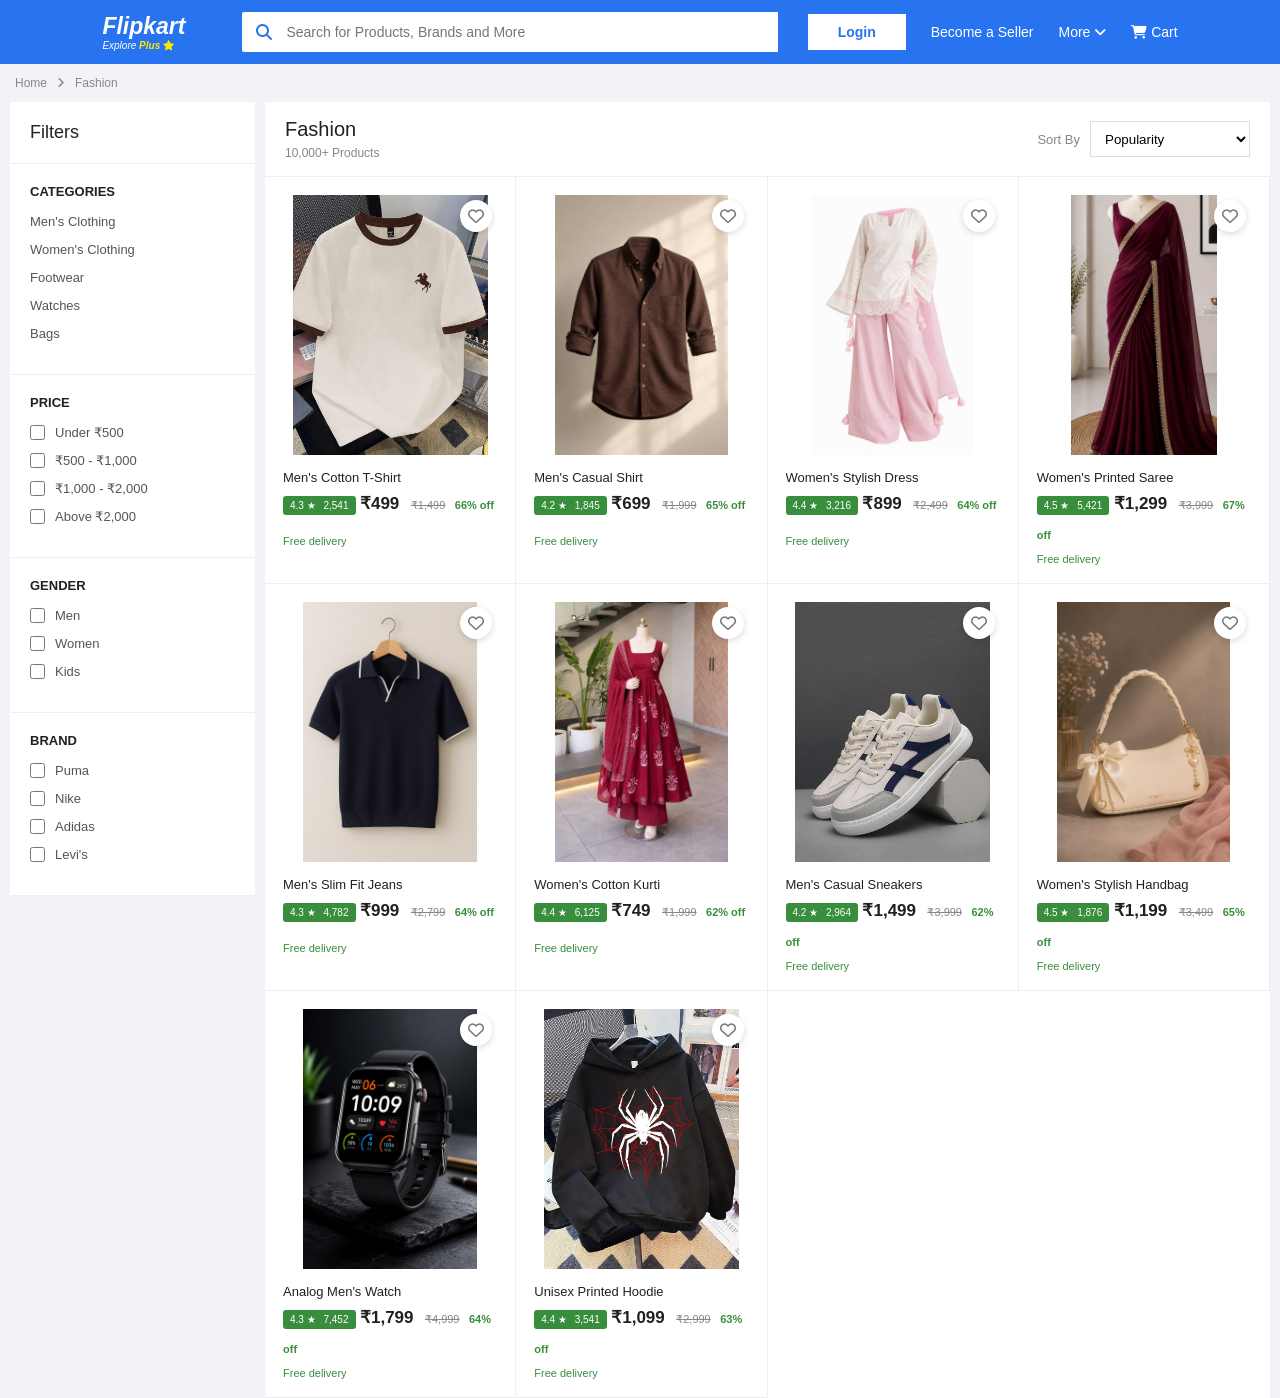
<file: fashion.html>
<!DOCTYPE html>
<html lang="en">
<head>
    <meta charset="UTF-8">
    <meta name="viewport" content="width=device-width, initial-scale=1.0">

    <title>Fashion - Flipkart Clone</title>

    <link rel="stylesheet" href="./fashion.css">

    <link rel="stylesheet"
        href="https://cdnjs.cloudflare.com/ajax/libs/font-awesome/6.7.2/css/all.min.css">
</head>

<body>

    <!-- NAVBAR -->

    <header class="navbar">

        <a href="index.html" class="logo">
            <span>Flipkart</span>
            <small>
                Explore <b>Plus</b>
                <i class="fa-solid fa-star"></i>
            </small>
        </a>

        <div class="search-box">
            <i class="fa-solid fa-magnifying-glass"></i>

            <input type="text"
                placeholder="Search for Products, Brands and More">
        </div>

        <div class="nav-links">

            <a href="login.html" class="login-btn">
                Login
            </a>

            <a href="#">
                Become a Seller
            </a>

            <a href="#">
                More
                <i class="fa-solid fa-angle-down"></i>
            </a>

            <a href="cart.html">
                <i class="fa-solid fa-cart-shopping"></i>
                Cart
            </a>

        </div>

    </header>


    <!-- BREADCRUMB -->

    <div class="breadcrumb">
        <a href="index.html">Home</a>

        <i class="fa-solid fa-angle-right"></i>

        <span>Fashion</span>
    </div>


    <!-- MAIN CONTENT -->

    <main class="fashion-page">


        <!-- FILTER -->

        <aside class="filter-box">

            <h2>Filters</h2>

            <div class="filter-section">

                <h3>Categories</h3>

                <a href="#">Men's Clothing</a>
                <a href="#">Women's Clothing</a>
                <a href="#">Footwear</a>
                <a href="#">Watches</a>
                <a href="#">Bags</a>

            </div>


            <div class="filter-section">

                <h3>Price</h3>

                <label>
                    <input type="checkbox">
                    Under ₹500
                </label>

                <label>
                    <input type="checkbox">
                    ₹500 - ₹1,000
                </label>

                <label>
                    <input type="checkbox">
                    ₹1,000 - ₹2,000
                </label>

                <label>
                    <input type="checkbox">
                    Above ₹2,000
                </label>

            </div>


            <div class="filter-section">

                <h3>Gender</h3>

                <label>
                    <input type="checkbox">
                    Men
                </label>

                <label>
                    <input type="checkbox">
                    Women
                </label>

                <label>
                    <input type="checkbox">
                    Kids
                </label>

            </div>


            <div class="filter-section">

                <h3>Brand</h3>

                <label>
                    <input type="checkbox">
                    Puma
                </label>

                <label>
                    <input type="checkbox">
                    Nike
                </label>

                <label>
                    <input type="checkbox">
                    Adidas
                </label>

                <label>
                    <input type="checkbox">
                    Levi's
                </label>

            </div>

        </aside>



        <!-- PRODUCTS -->

        <section class="products-section">


            <div class="products-header">

                <div>
                    <h1>Fashion</h1>

                    <p>10,000+ Products</p>
                </div>


                <div class="sort-box">

                    <span>Sort By</span>

                    <select>
                        <option>Popularity</option>
                        <option>Price -- Low to High</option>
                        <option>Price -- High to Low</option>
                        <option>Newest First</option>
                    </select>

                </div>

            </div>



            <!-- PRODUCT GRID -->

            <div class="products-grid">


                <!-- PRODUCT 1 -->

                <a href="product.html" class="product-card">

                    <div class="product-image">

                        <span class="wishlist">
                            <i class="fa-regular fa-heart"></i>
                        </span>

                        <img src="./source/tshirt.jpg"
                            alt="Men's Cotton T-Shirt">

                    </div>

                    <div class="product-info">

                        <h2>Men's Cotton T-Shirt</h2>

                        <p class="rating">
                            4.3 ★
                            <span>2,541</span>
                        </p>

                        <strong>₹499</strong>

                        <del>₹1,499</del>

                        <b class="discount">66% off</b>

                        <p class="extra">Free delivery</p>

                    </div>

                </a>


                <!-- PRODUCT 2 -->

                <a href="product.html" class="product-card">

                    <div class="product-image">

                        <span class="wishlist">
                            <i class="fa-regular fa-heart"></i>
                        </span>

                        <img src="./source/shirt.jpg"
                            alt="Men's Casual Shirt">

                    </div>

                    <div class="product-info">

                        <h2>Men's Casual Shirt</h2>

                        <p class="rating">
                            4.2 ★
                            <span>1,845</span>
                        </p>

                        <strong>₹699</strong>

                        <del>₹1,999</del>

                        <b class="discount">65% off</b>

                        <p class="extra">Free delivery</p>

                    </div>

                </a>


                <!-- PRODUCT 3 -->

                <a href="product.html" class="product-card">

                    <div class="product-image">

                        <span class="wishlist">
                            <i class="fa-regular fa-heart"></i>
                        </span>

                        <img src="./source/women.jpg"
                            alt="Women's Stylish Dress">

                    </div>

                    <div class="product-info">

                        <h2>Women's Stylish Dress</h2>

                        <p class="rating">
                            4.4 ★
                            <span>3,216</span>
                        </p>

                        <strong>₹899</strong>

                        <del>₹2,499</del>

                        <b class="discount">64% off</b>

                        <p class="extra">Free delivery</p>

                    </div>

                </a>


                <!-- PRODUCT 4 -->

                <a href="product.html" class="product-card">

                    <div class="product-image">

                        <span class="wishlist">
                            <i class="fa-regular fa-heart"></i>
                        </span>

                        <img src="./source/saree.jpg"
                            alt="Women's Printed Saree">

                    </div>

                    <div class="product-info">

                        <h2>Women's Printed Saree</h2>

                        <p class="rating">
                            4.5 ★
                            <span>5,421</span>
                        </p>

                        <strong>₹1,299</strong>

                        <del>₹3,999</del>

                        <b class="discount">67% off</b>

                        <p class="extra">Free delivery</p>

                    </div>

                </a>


                <!-- PRODUCT 5 -->

                <a href="product.html" class="product-card">

                    <div class="product-image">

                        <span class="wishlist">
                            <i class="fa-regular fa-heart"></i>
                        </span>

                        <img src="./source/slim fit.jpg"
                            alt="Men's Slim Fit Jeans">

                    </div>

                    <div class="product-info">

                        <h2>Men's Slim Fit Jeans</h2>

                        <p class="rating">
                            4.3 ★
                            <span>4,782</span>
                        </p>

                        <strong>₹999</strong>

                        <del>₹2,799</del>

                        <b class="discount">64% off</b>

                        <p class="extra">Free delivery</p>

                    </div>

                </a>


                <!-- PRODUCT 6 -->

                <a href="product.html" class="product-card">

                    <div class="product-image">

                        <span class="wishlist">
                            <i class="fa-regular fa-heart"></i>
                        </span>

                        <img src="./source/kutri.jpg"
                            alt="Women's Cotton Kurti">

                    </div>

                    <div class="product-info">

                        <h2>Women's Cotton Kurti</h2>

                        <p class="rating">
                            4.4 ★
                            <span>6,125</span>
                        </p>

                        <strong>₹749</strong>

                        <del>₹1,999</del>

                        <b class="discount">62% off</b>

                        <p class="extra">Free delivery</p>

                    </div>

                </a>


                <!-- PRODUCT 7 -->

                <a href="product.html" class="product-card">

                    <div class="product-image">

                        <span class="wishlist">
                            <i class="fa-regular fa-heart"></i>
                        </span>

                        <img src="./source/sneakers.jpg"
                            alt="Men's Casual Sneakers">

                    </div>

                    <div class="product-info">

                        <h2>Men's Casual Sneakers</h2>

                        <p class="rating">
                            4.2 ★
                            <span>2,964</span>
                        </p>

                        <strong>₹1,499</strong>

                        <del>₹3,999</del>

                        <b class="discount">62% off</b>

                        <p class="extra">Free delivery</p>

                    </div>

                </a>


                <!-- PRODUCT 8 -->

                <a href="product.html" class="product-card">

                    <div class="product-image">

                        <span class="wishlist">
                            <i class="fa-regular fa-heart"></i>
                        </span>

                        <img src="./source/handbag.jpg"
                            alt="Women's Stylish Handbag">

                    </div>

                    <div class="product-info">

                        <h2>Women's Stylish Handbag</h2>

                        <p class="rating">
                            4.5 ★
                            <span>1,876</span>
                        </p>

                        <strong>₹1,199</strong>

                        <del>₹3,499</del>

                        <b class="discount">65% off</b>

                        <p class="extra">Free delivery</p>

                    </div>

                </a>


                <!-- PRODUCT 9 -->

                <a href="product.html" class="product-card">

                    <div class="product-image">

                        <span class="wishlist">
                            <i class="fa-regular fa-heart"></i>
                        </span>

                        <img src="./source/smart watch.jpg"
                            alt="Analog Men's Watch">

                    </div>

                    <div class="product-info">

                        <h2>Analog Men's Watch</h2>

                        <p class="rating">
                            4.3 ★
                            <span>7,452</span>
                        </p>

                        <strong>₹1,799</strong>

                        <del>₹4,999</del>

                        <b class="discount">64% off</b>

                        <p class="extra">Free delivery</p>

                    </div>

                </a>


                <!-- PRODUCT 10 -->

                <a href="product.html" class="product-card">

                    <div class="product-image">

                        <span class="wishlist">
                            <i class="fa-regular fa-heart"></i>
                        </span>

                        <img src="./source/hoodie.jpg"
                            alt="Unisex Printed Hoodie">

                    </div>

                    <div class="product-info">

                        <h2>Unisex Printed Hoodie</h2>

                        <p class="rating">
                            4.4 ★
                            <span>3,541</span>
                        </p>

                        <strong>₹1,099</strong>

                        <del>₹2,999</del>

                        <b class="discount">63% off</b>

                        <p class="extra">Free delivery</p>

                    </div>

                </a>

            </div>

        </section>

    </main>

</body>
</html>
</file>
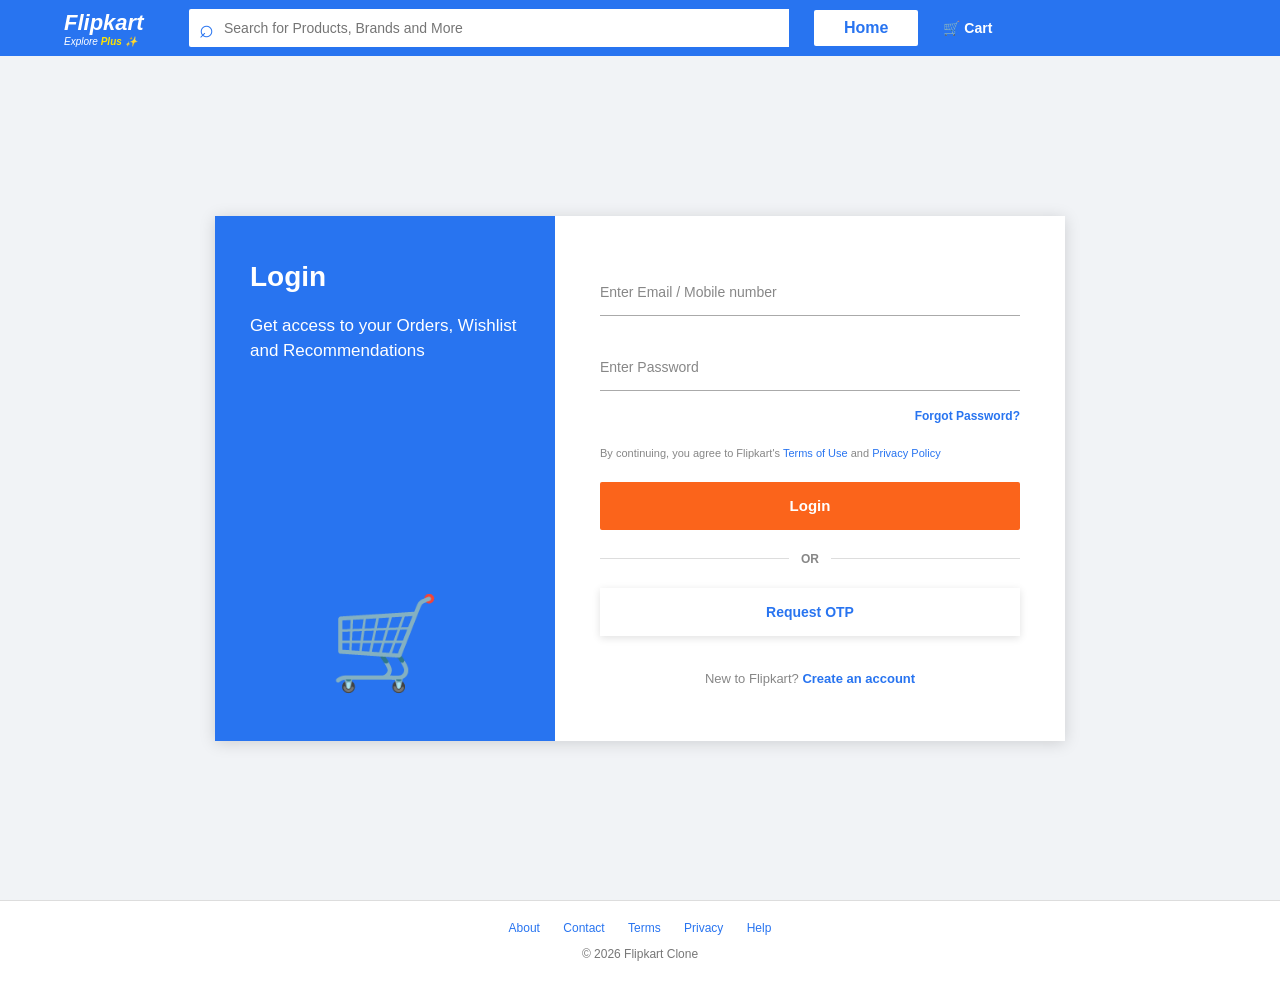
<file: login.html>
<!DOCTYPE html>
<html lang="en">

<head>
    <meta charset="UTF-8">
    <meta name="viewport" content="width=device-width, initial-scale=1.0">

    <title>Login - Flipkart</title>

    <link rel="stylesheet" href="login.css">
</head>

<body>

    <!-- NAVBAR -->

    <nav class="navbar">

        <div class="nav-left">

            <a href="index.html" class="logo">
                Flipkart
                <span>Explore <b>Plus</b> ✨</span>
            </a>

        </div>

        <div class="search-box">
            <span>⌕</span>

            <input
                type="text"
                placeholder="Search for Products, Brands and More"
            >
        </div>

        <div class="nav-right">

            <a href="index.html" class="home-btn">
                Home
            </a>

            <a href="cart.html" class="cart">
                🛒 Cart
            </a>

        </div>

    </nav>


    <!-- LOGIN -->

    <main class="login-page">

        <div class="login-container">

            <!-- LEFT -->

            <div class="login-left">

                <h1>Login</h1>

                <p>
                    Get access to your Orders,
                    Wishlist and Recommendations
                </p>

                <div class="login-icon">
                    🛒
                </div>

            </div>


            <!-- RIGHT -->

            <div class="login-right">

                <form>

                    <div class="input-box">

                        <input
                            type="text"
                            id="email"
                            placeholder=" "
                            required
                        >

                        <label for="email">
                            Enter Email / Mobile number
                        </label>

                    </div>


                    <div class="input-box">

                        <input
                            type="password"
                            id="password"
                            placeholder=" "
                            required
                        >

                        <label for="password">
                            Enter Password
                        </label>

                    </div>


                    <div class="forgot">

                        <a href="#">
                            Forgot Password?
                        </a>

                    </div>


                    <p class="terms">

                        By continuing, you agree to Flipkart's

                        <a href="#">
                            Terms of Use
                        </a>

                        and

                        <a href="#">
                            Privacy Policy
                        </a>

                    </p>


                    <button
                        type="submit"
                        class="login-btn"
                    >
                        Login
                    </button>


                    <div class="or">

                        <span></span>

                        <b>OR</b>

                        <span></span>

                    </div>


                    <button
                        type="button"
                        class="otp-btn"
                    >
                        Request OTP
                    </button>


                    <p class="new-user">

                        New to Flipkart?

                        <a href="#">
                            Create an account
                        </a>

                    </p>

                </form>

            </div>

        </div>

    </main>


    <!-- FOOTER -->

    <footer>

        <div class="footer-links">

            <a href="#">About</a>
            <a href="#">Contact</a>
            <a href="#">Terms</a>
            <a href="#">Privacy</a>
            <a href="#">Help</a>

        </div>

        <p>
            © 2026 Flipkart Clone
        </p>

    </footer>

</body>

</html>
</file>
<file: style.css>
/* =====================================================
   RESET
===================================================== */

* {
    margin: 0;
    padding: 0;
    box-sizing: border-box;
}

html {
    scroll-behavior: smooth;
}

body {
    font-family: Arial, Helvetica, sans-serif;
    background: #f1f3f6;
    color: #212121;
}

a {
    text-decoration: none;
    color: inherit;
}

button,
input {
    font-family: inherit;
}


/* =====================================================
   NAVBAR
===================================================== */

.navbar {
    width: 100%;
    height: 64px;

    background: #2874f0;

    display: flex;
    align-items: center;
    justify-content: space-between;

    padding: 0 8%;

    gap: 25px;

    position: sticky;
    top: 0;

    z-index: 1000;
}


/* LEFT NAV */

.nav-left {
    display: flex;
    align-items: center;

    gap: 35px;

    flex: 1;
}


/* FLIPKART LOGO */

.flipkart-logo {
    width: 115px;
    display: flex;
    flex-direction: column;

    color: white;

    flex-shrink: 0;
}

.logo-main {
    font-size: 23px;

    font-weight: 700;

    font-style: italic;

    line-height: 23px;
}

.logo-sub {
    font-size: 11px;

    font-style: italic;

    color: white;
}

.logo-sub strong {
    color: #ffe500;
}

.logo-sub i {
    color: #ffe500;

    font-size: 8px;
}


/* SEARCH */

.search-container {
    width: min(600px, 100%);

    height: 40px;

    background: white;

    display: flex;
    align-items: center;

    border-radius: 2px;

    overflow: hidden;
}

.search-container i {
    color: #2874f0;

    font-size: 16px;

    padding: 0 14px;
}

.search-container input {
    width: 100%;
    height: 100%;

    border: none;
    outline: none;

    font-size: 14px;

    color: #212121;
}

.search-container input::placeholder {
    color: #777;
}


/* RIGHT NAV */

.nav-right {
    display: flex;

    align-items: center;

    gap: 28px;
}

.nav-right a {
    white-space: nowrap;
}


/* LOGIN */

.login-button {
    background: white;

    color: #2874f0;

    min-width: 110px;

    height: 36px;

    display: flex;
    align-items: center;
    justify-content: center;

    border-radius: 2px;

    font-size: 14px;

    font-weight: 600;
}


/* NAV LINKS */

.nav-link,
.cart-link {
    color: white;

    font-size: 14px;

    font-weight: 500;
}

.more-menu {
    display: flex;

    align-items: center;

    gap: 6px;
}

.more-menu i {
    font-size: 10px;
}

.cart-link {
    display: flex;

    align-items: center;

    gap: 7px;
}

.cart-link i {
    font-size: 18px;
}


/* =========================================
   CATEGORY NAVIGATION
========================================= */

.category-section {
    width: 100%;
    background: #ffffff;
    padding: 12px 0;

    box-shadow: 0 1px 2px rgba(0, 0, 0, 0.08);
}


.category-container {
    max-width: 1400px;
    width: 100%;

    margin: auto;

    padding: 0 30px;

    display: flex;
    align-items: flex-start;
    justify-content: space-between;

    gap: 20px;
}


.category-item {
    min-width: 90px;

    display: flex;
    flex-direction: column;
    align-items: center;

    text-decoration: none;

    color: #212121;

    cursor: pointer;
}


/* CATEGORY IMAGE */

.category-icon {
    width: 72px;
    height: 20px;

    display: flex;
    align-items: center;
    justify-content: center;

    /* overflow: hidden; */
}


.category-icon img {
    width: 100%;
    height: 100%;

    object-fit: contain;

    display: block;

    transition: transform 0.2s ease;
}


.category-item:hover .category-icon img {
    transform: scale(1.08);
}


/* CATEGORY NAME */

.category-item span {
    margin-top: 7px;

    font-size: 14px;
    font-weight: 600;

    text-align: center;

    white-space: nowrap;
}


.category-item span i {
    font-size: 10px;

    margin-left: 3px;
}


.category-item:hover {
    color: #2874f0;
}


/* =========================================
   HERO BANNER
========================================= */

.hero-section {
    width: 100%;

    margin-top: 8px;

    overflow: hidden;

    background: #f1f3f6;
}


.banner-slider {
    width: 500%;
    /* height: 300px; */

    display: flex;

    animation: bannerSlide 20s infinite;
}


.banner-slide {
    width: 20%;

    flex-shrink: 0;

    display: block;
}


.banner-slide img {
    width: 100%;
    height: 350px;

    display: block;

    /* object-fit: cover; */
}


/* =========================================
   AUTOMATIC BANNER ANIMATION
========================================= */

@keyframes bannerSlide {

    0% {
        transform: translateX(0);
    }

    16% {
        transform: translateX(0);
    }


    20% {
        transform: translateX(-20%);
    }

    36% {
        transform: translateX(-20%);
    }


    40% {
        transform: translateX(-40%);
    }

    56% {
        transform: translateX(-40%);
    }


    60% {
        transform: translateX(-60%);
    }

    76% {
        transform: translateX(-60%);
    }


    80% {
        transform: translateX(-80%);
    }

    96% {
        transform: translateX(-80%);
    }


    100% {
        transform: translateX(0);
    }
}


/* =========================================
   TABLET
========================================= */

@media (max-width: 900px) {

    .category-container {
        justify-content: flex-start;

        overflow-x: auto;

        padding: 0 15px;

        gap: 25px;

        scrollbar-width: none;
    }


    .category-container::-webkit-scrollbar {
        display: none;
    }


    .category-item {
        min-width: 75px;
    }


    .category-icon {
        width: 65px;
        height: 65px;
    }


    .category-item span {
        font-size: 12px;
    }
}


/* =========================================
   MOBILE
========================================= */

@media (max-width: 600px) {

    .category-section {
        padding: 10px 0;
    }


    .category-container {
        gap: 18px;
    }


    .category-item {
        min-width: 65px;
    }


    .category-icon {
        width: 55px;
        height: 55px;
    }


    .category-item span {
        margin-top: 5px;

        font-size: 10px;

        white-space: normal;

        text-align: center;
    }


    .category-item span i {
        font-size: 7px;
    }


    .hero-section {
        margin-top: 5px;
    }
}

/* =====================================================
   PRODUCT SECTION
===================================================== */

.product-section {
    width: calc(100% - 20px);

    max-width: 1400px;

    margin: 0 auto 10px;

    background: white;

    overflow: hidden;
}


/* SECTION HEADING */

.section-heading {
    height: 65px;

    padding: 0 25px;

    display: flex;

    align-items: center;

    justify-content: space-between;

    border-bottom: 1px solid #eeeeee;
}

.section-heading h2 {
    font-size: 22px;

    font-weight: 600;

    color: #212121;
}


/* VIEW ALL */

.view-all {
    background: #2874f0;

    color: white;

    height: 35px;

    padding: 0 18px;

    display: flex;

    align-items: center;

    gap: 8px;

    border-radius: 2px;

    font-size: 11px;

    font-weight: 600;
}

.view-all i {
    font-size: 9px;
}


/* =====================================================
   PRODUCT SLIDER
===================================================== */

.product-slider {
    width: 100%;

    min-height: 330px;

    padding: 18px 15px 22px;

    display: flex;

    gap: 10px;

    overflow-x: auto;

    scrollbar-width: none;
}

.product-slider::-webkit-scrollbar {
    display: none;
}


/* =====================================================
   PRODUCT CARD
===================================================== */

.product-card {
    min-width: 190px;

    width: 190px;

    padding: 10px;

    display: flex;

    flex-direction: column;

    align-items: center;

    text-align: center;

    border-radius: 2px;

    transition: box-shadow 0.2s ease;

    background: white;
}

.product-card:hover {
    box-shadow:
        0 2px 10px rgba(0, 0, 0, 0.12);
}


/* IMAGE CONTAINER */

.product-image {
    width: 170px;

    height: 210px;

    display: flex;

    align-items: center;
    justify-content: center;

    overflow: hidden;

    margin-bottom: 10px;
}


/* PRODUCT IMAGE */

.product-image img {
    width: 100%;

    height: 100%;

    display: block;
    border-radius: 20px;

    transition: transform 0.25s ease;
}

.product-card:hover .product-image img {
    transform: scale(1.04);
}


/* PRODUCT TITLE */

.product-card h3 {
    width: 100%;

    font-size: 14px;

    font-weight: 500;

    color: #212121;

    white-space: nowrap;

    overflow: hidden;

    text-overflow: ellipsis;

    margin-bottom: 8px;
}


/* OFFER */

.product-offer {
    color: #388e3c;

    font-size: 14px;

    font-weight: 600;

    margin-bottom: 7px;
}


/* BRAND */

.product-brand {
    color: #878787;

    font-size: 12px;

    white-space: nowrap;

    overflow: hidden;

    text-overflow: ellipsis;

    width: 100%;
}


/* =====================================================
   THREE BANNER SECTION
===================================================== */

.three-banner-section {
    width: calc(100% - 20px);

    max-width: 1400px;

    margin: 0 auto 10px;

    display: grid;

    grid-template-columns: repeat(3, 1fr);

    gap: 10px;
}

.small-banner {
    width: 100%;

    height: 200px;

    display: block;

    background: white;

    overflow: hidden;
}

.small-banner img {
    width: 100%;
    height: 100%;

    display: block;

    object-fit: cover;

    transition: transform 0.3s ease;
}

.small-banner:hover img {
    transform: scale(1.02);
}


/* =====================================================
   INFORMATION SECTION
===================================================== */

.information-section {
    width: 100%;

    background: white;

    padding: 35px 8%;

    margin-top: 10px;
}

.information-section h2 {
    font-size: 18px;

    color: #555;

    margin-bottom: 18px;
}

.information-section h3 {
    font-size: 16px;

    color: #555;

    margin-top: 25px;

    margin-bottom: 10px;
}

.information-section p {
    font-size: 12px;

    line-height: 20px;

    color: #878787;
}


/* =====================================================
   FOOTER
===================================================== */

.footer {
    width: 100%;

    background: #172337;

    color: white;
}


/* FOOTER TOP */

.footer-top {
    max-width: 1400px;

    margin: auto;

    padding: 45px 5%;

    display: grid;

    grid-template-columns:
        1fr
        1fr
        1fr
        1fr
        1.5fr;

    gap: 30px;
}


/* FOOTER COLUMN */

.footer-column {
    display: flex;

    flex-direction: column;
}

.footer-column h3 {
    color: #878787;

    font-size: 11px;

    font-weight: 500;

    margin-bottom: 18px;
}

.footer-column a {
    color: white;

    font-size: 12px;

    margin-bottom: 10px;

    transition: color 0.2s;
}

.footer-column a:hover {
    color: #2874f0;
}

.footer-column p {
    font-size: 12px;

    color: white;

    line-height: 20px;
}


/* SOCIAL */

.social-title {
    margin-top: 20px;
}

.social-icons {
    display: flex;

    gap: 15px;
}

.social-icons a {
    width: 30px;
    height: 30px;

    border-radius: 50%;

    background: #28344a;

    display: flex;

    align-items: center;
    justify-content: center;

    margin: 0;
}

.social-icons i {
    font-size: 13px;
}


/* FOOTER BOTTOM */

.footer-bottom {
    border-top: 1px solid #454d5e;

    min-height: 65px;

    padding: 0 5%;

    display: flex;

    align-items: center;

    justify-content: space-between;

    gap: 20px;

    max-width: 1400px;

    margin: auto;
}

.footer-bottom span {
    font-size: 11px;

    white-space: nowrap;
}

.footer-bottom i {
    color: #ffe500;

    margin-right: 5px;
}


/* =====================================================
   LARGE DESKTOP
===================================================== */

@media (min-width: 1600px) {

    .navbar {
        padding-left: 10%;
        padding-right: 10%;
    }

    .category-container {
        padding-left: 50px;
        padding-right: 50px;
    }

    .hero-section {
        height: 320px;
    }

    .product-card {
        min-width: 210px;

        width: 210px;
    }

    .product-image {
        width: 190px;

        height: 220px;
    }
}


/* =====================================================
   TABLET
===================================================== */

@media (max-width: 1100px) {

    .navbar {
        padding: 0 20px;

        gap: 15px;
    }

    .nav-left {
        gap: 15px;
    }

    .nav-right {
        gap: 15px;
    }

    .nav-link {
        display: none;
    }

    .category-container {
        justify-content: flex-start;
    }

    .hero-section {
        height: 250px;
    }

    .three-banner-section {
        grid-template-columns: 1fr 1fr;
    }

    .small-banner:last-child {
        display: none;
    }

    .footer-top {
        grid-template-columns: repeat(3, 1fr);
    }

    .address-column {
        grid-column: span 3;
    }
}


/* =====================================================
   MOBILE
===================================================== */

@media (max-width: 700px) {

    .navbar {
        height: auto;

        min-height: 110px;

        padding: 10px 12px;

        flex-wrap: wrap;

        gap: 10px;
    }

    .nav-left {
        width: 100%;

        display: flex;

        justify-content: space-between;

        gap: 10px;
    }

    .flipkart-logo {
        width: 95px;
    }

    .logo-main {
        font-size: 20px;
    }

    .search-container {
        height: 38px;

        flex: 1;
    }

    .nav-right {
        width: 100%;

        justify-content: space-between;

        gap: 8px;
    }

    .login-button {
        min-width: 80px;

        height: 34px;
    }

    .nav-right .nav-link {
        display: none;
    }

    .cart-link {
        font-size: 13px;
    }


    /* CATEGORY */

    .category-container {
        min-height: 105px;

        padding: 10px 12px;

        gap: 22px;
    }

    .category-item {
        min-width: 78px;

        font-size: 11px;
    }

    .category-icon {
        width: 52px;
        height: 52px;

        font-size: 21px;
    }


    /* HERO */

    .hero-section {
        width: 100%;

        height: 190px;

        margin-bottom: 8px;
    }

    .banner-arrow {
        width: 30px;

        height: 55px;
    }

    .banner-arrow i {
        font-size: 11px;
    }


    /* PRODUCT SECTION */

    .product-section {
        width: 100%;

        margin-bottom: 8px;
    }

    .section-heading {
        height: 55px;

        padding: 0 15px;
    }

    .section-heading h2 {
        font-size: 17px;
    }

    .view-all {
        height: 31px;

        padding: 0 12px;

        font-size: 9px;
    }

    .product-slider {
        padding: 12px 10px 18px;

        min-height: 280px;

        gap: 5px;
    }

    .product-card {
        min-width: 145px;

        width: 145px;

        padding: 7px;
    }

    .product-image {
        width: 130px;

        height: 155px;
    }

    .product-card h3 {
        font-size: 12px;
    }

    .product-offer {
        font-size: 12px;
    }

    .product-brand {
        font-size: 10px;
    }


    /* THREE BANNERS */

    .three-banner-section {
        width: 100%;

        grid-template-columns: 1fr;

        gap: 8px;
    }

    .small-banner {
        height: 160px;
    }

    .small-banner:last-child {
        display: block;
    }


    /* INFORMATION */

    .information-section {
        padding: 25px 15px;
    }


    /* FOOTER */

    .footer-top {
        grid-template-columns: repeat(2, 1fr);

        padding: 30px 20px;

        gap: 30px 20px;
    }

    .address-column {
        grid-column: span 2;
    }

    .footer-bottom {
        min-height: auto;

        padding: 20px;

        flex-wrap: wrap;

        justify-content: center;
    }

    .footer-bottom span {
        font-size: 10px;
    }
}


/* =====================================================
   SMALL MOBILE
===================================================== */

@media (max-width: 420px) {

    .category-container {
        gap: 18px;
    }

    .category-item {
        min-width: 70px;
    }
   
    .category-icon {
        width: 48px;
        height: 48px;

        font-size: 19px;
    }

    .hero-section {
        height: 195px;
    }

    .product-card {
        min-width: 140px;

        width: 140px;
    }

    .product-image {
        width: 125px;

        height: 145px;
    }

    .footer-top {
        grid-template-columns: 1fr;
    }

    .address-column {
        grid-column: span 1;
    }
}
</file>
<file: cart.css>
/* =====================================================
   RESET
===================================================== */

* {
    margin: 0;
    padding: 0;
    box-sizing: border-box;
}

html {
    scroll-behavior: smooth;
}

body {
    font-family: Arial, Helvetica, sans-serif;
    background: #f1f3f6;
    color: #212121;
}

a {
    text-decoration: none;
    color: inherit;
}

button,
input {
    font-family: inherit;
}


/* =====================================================
   NAVBAR
===================================================== */

.navbar {
    width: 100%;
    min-height: 64px;

    background: #2874f0;

    display: flex;
    align-items: center;

    gap: 30px;

    padding: 8px 8%;

    position: sticky;
    top: 0;

    z-index: 1000;
}


/* LOGO */

.logo {
    width: 110px;

    color: white;

    display: flex;
    flex-direction: column;

    flex-shrink: 0;
}

.logo span {
    font-size: 23px;

    font-weight: 700;

    font-style: italic;

    line-height: 23px;
}

.logo small {
    font-size: 10px;

    font-style: italic;
}

.logo small b {
    color: #ffe500;
}

.logo small i {
    color: #ffe500;

    font-size: 8px;
}


/* SEARCH */

.search-box {
    height: 40px;

    max-width: 600px;

    flex: 1;

    background: white;

    border-radius: 2px;

    display: flex;
    align-items: center;

    overflow: hidden;
}

.search-box i {
    color: #2874f0;

    padding: 0 14px;

    font-size: 16px;
}

.search-box input {
    width: 100%;
    height: 100%;

    border: none;

    outline: none;

    font-size: 14px;
}


/* NAV LINKS */

.nav-links {
    display: flex;

    align-items: center;

    gap: 25px;
}

.nav-links a {
    color: white;

    font-size: 14px;

    font-weight: 500;

    white-space: nowrap;
}

.login-btn {
    background: white;

    color: #2874f0 !important;

    padding: 10px 30px;

    border-radius: 2px;

    font-weight: 600 !important;
}

.nav-links a i {
    font-size: 9px;
}

.cart-link {
    display: flex;

    align-items: center;

    gap: 7px;
}

.cart-link i {
    font-size: 17px !important;
}


/* =====================================================
   BREADCRUMB
===================================================== */

.breadcrumb {
    width: calc(100% - 20px);

    max-width: 1400px;

    margin: auto;

    padding: 12px 5px;

    display: flex;

    align-items: center;

    gap: 9px;

    font-size: 11px;

    color: #878787;
}

.breadcrumb a {
    color: #555;
}

.breadcrumb a:hover {
    color: #2874f0;
}

.breadcrumb i {
    font-size: 8px;
}


/* =====================================================
   CART PAGE
===================================================== */

.cart-page {
    width: calc(100% - 20px);

    max-width: 1400px;

    margin: auto;

    display: grid;

    grid-template-columns:
        minmax(0, 1fr) 380px;

    gap: 12px;

    align-items: start;
}


/* =====================================================
   LEFT CART
===================================================== */

.cart-left {
    background: white;

    min-width: 0;
}


/* CART HEADER */

.cart-header {
    height: 65px;

    padding: 0 25px;

    display: flex;

    align-items: center;

    gap: 15px;

    border-bottom: 1px solid #eee;
}

.cart-header h1 {
    font-size: 18px;

    font-weight: 500;
}

.cart-header span {
    color: #878787;

    font-size: 12px;
}


/* =====================================================
   CART PRODUCT
===================================================== */

.cart-product {
    min-height: 250px;

    padding: 25px;

    display: grid;

    grid-template-columns:
        180px minmax(0, 1fr) 190px;

    gap: 25px;

    border-bottom: 1px solid #eee;
}


/* IMAGE */

.cart-image {
    width: 180px;
    height: 180px;

    display: flex;

    align-items: center;
    justify-content: center;
}

.cart-image img {
    width: 100%;
    height: 100%;

    object-fit: contain;
}


/* DETAILS */

.cart-details {
    min-width: 0;
}

.cart-details h2 {
    font-size: 15px;

    font-weight: 500;

    line-height: 22px;

    margin-bottom: 9px;
}

.seller {
    color: #878787;

    font-size: 11px;

    margin-bottom: 15px;
}


/* PRICE */

.cart-price {
    display: flex;

    align-items: center;

    flex-wrap: wrap;

    gap: 10px;

    margin-bottom: 18px;
}

.cart-price strong {
    font-size: 20px;

    font-weight: 600;
}

.cart-price del {
    color: #878787;

    font-size: 12px;
}

.cart-price span {
    color: #388e3c;

    font-size: 12px;

    font-weight: 600;
}


/* =====================================================
   QUANTITY
===================================================== */

.quantity-row {
    display: flex;

    align-items: center;

    gap: 0;

    margin-bottom: 20px;
}

.quantity-btn {
    width: 30px;
    height: 30px;

    border: 1px solid #c2c2c2;

    background: white;

    border-radius: 50%;

    display: flex;

    align-items: center;
    justify-content: center;

    font-size: 16px;

    cursor: pointer;
}

.quantity-btn:hover {
    background: #f5f5f5;
}

.quantity {
    min-width: 42px;

    height: 30px;

    display: flex;

    align-items: center;
    justify-content: center;

    font-size: 13px;

    font-weight: 500;
}


/* =====================================================
   ACTIONS
===================================================== */

.cart-actions {
    display: flex;

    align-items: center;

    gap: 25px;
}

.cart-actions button {
    border: none;

    background: none;

    font-size: 12px;

    font-weight: 600;

    color: #212121;

    cursor: pointer;
}

.cart-actions button:hover {
    color: #2874f0;
}


/* =====================================================
   DELIVERY
===================================================== */

.delivery {
    padding-top: 3px;

    font-size: 11px;

    color: #555;

    line-height: 20px;
}

.delivery p {
    margin-bottom: 5px;
}

.delivery b {
    color: #212121;
}

.delivery span {
    color: #388e3c;

    font-weight: 500;
}


/* =====================================================
   PLACE ORDER
===================================================== */

.place-order-box {
    min-height: 75px;

    padding: 15px 25px;

    display: flex;

    justify-content: flex-end;

    align-items: center;

    box-shadow:
        0 -2px 5px rgba(0, 0, 0, 0.08);
}

.place-order {
    min-width: 220px;

    height: 50px;

    border: none;

    border-radius: 2px;

    background: #fb641b;

    color: white;

    font-size: 13px;

    font-weight: 600;

    cursor: pointer;

    box-shadow:
        0 2px 5px rgba(0, 0, 0, 0.15);
}

.place-order:hover {
    background: #e85a16;
}


/* =====================================================
   PRICE DETAILS
===================================================== */

.price-details {
    background: white;

    position: sticky;

    top: 80px;
}


/* HEADING */

.price-heading {
    height: 55px;

    padding: 0 20px;

    display: flex;

    align-items: center;

    border-bottom: 1px solid #eee;
}

.price-heading h2 {
    color: #878787;

    font-size: 13px;

    font-weight: 500;
}


/* PRICE CONTENT */

.price-content {
    padding: 20px;
}


/* PRICE ROW */

.price-row {
    display: flex;

    justify-content: space-between;

    align-items: center;

    gap: 15px;

    margin-bottom: 20px;

    font-size: 13px;
}

.price-row span {
    color: #333;
}

.price-row b {
    font-weight: 400;
}

.green {
    color: #388e3c !important;
}


/* TOTAL */

.total-row {
    padding: 20px 0;

    margin-top: 5px;

    border-top: 1px dashed #ddd;

    border-bottom: 1px dashed #ddd;

    display: flex;

    justify-content: space-between;

    align-items: center;

    font-size: 16px;
}

.total-row strong {
    font-size: 17px;
}


/* SAVING */

.saving {
    color: #388e3c;

    font-size: 12px;

    font-weight: 500;

    margin-top: 18px;

    line-height: 18px;
}


/* =====================================================
   SAFE PAYMENT
===================================================== */

.safe-payment {
    width: calc(100% - 20px);

    max-width: 1400px;

    margin: 15px auto;

    padding: 22px 25px;

    background: white;

    display: flex;

    align-items: center;

    gap: 15px;
}

.safe-payment > i {
    color: #2874f0;

    font-size: 28px;
}

.safe-payment h3 {
    font-size: 13px;

    font-weight: 500;

    margin-bottom: 5px;
}

.safe-payment p {
    color: #878787;

    font-size: 11px;
}


/* =====================================================
   FOOTER
===================================================== */

.footer {
    margin-top: 20px;

    background: #172337;

    color: white;
}

.footer-inner {
    max-width: 1400px;

    margin: auto;

    padding: 40px 7%;

    display: grid;

    grid-template-columns:
        repeat(4, 1fr);

    gap: 30px;
}

.footer-inner h3 {
    color: #878787;

    font-size: 11px;

    font-weight: 500;

    margin-bottom: 15px;
}

.footer-inner > div > a {
    display: block;

    color: white;

    font-size: 11px;

    margin-bottom: 10px;
}

.footer-inner > div > a:hover {
    color: #2874f0;
}


/* SOCIAL */

.social-icons {
    display: flex;

    gap: 10px;
}

.social-icons a {
    width: 32px;
    height: 32px;

    background: #28344a;

    border-radius: 50%;

    display: flex !important;

    align-items: center;

    justify-content: center;

    margin: 0 !important;
}

.social-icons i {
    color: white;

    font-size: 13px;
}

.footer-bottom {
    border-top: 1px solid #454d5e;

    padding: 20px;

    text-align: center;

    color: #aaa;

    font-size: 11px;
}


/* =====================================================
   LARGE TABLET
===================================================== */

@media (max-width: 1100px) {

    .navbar {
        padding: 8px 20px;

        gap: 15px;
    }

    .nav-links {
        gap: 15px;
    }

    .nav-links > a:nth-child(2),
    .nav-links > a:nth-child(3) {
        display: none;
    }

    .cart-page {
        grid-template-columns:
            minmax(0, 1fr) 320px;
    }

    .cart-product {
        grid-template-columns:
            150px minmax(0, 1fr) 150px;

        gap: 18px;
    }

    .cart-image {
        width: 150px;
        height: 160px;
    }

    .footer-inner {
        grid-template-columns:
            repeat(2, 1fr);
    }
}


/* =====================================================
   TABLET / MOBILE
===================================================== */

@media (max-width: 800px) {

    /* NAVBAR */

    .navbar {
        min-height: 110px;

        padding: 10px 12px;

        flex-wrap: wrap;

        gap: 10px;
    }

    .logo {
        width: 90px;
    }

    .logo span {
        font-size: 20px;
    }

    .search-box {
        order: 3;

        flex-basis: 100%;

        width: 100%;

        height: 38px;
    }

    .nav-links {
        margin-left: auto;

        gap: 10px;
    }

    .nav-links > a:nth-child(2),
    .nav-links > a:nth-child(3) {
        display: none;
    }

    .login-btn {
        padding: 8px 18px;
    }


    /* BREADCRUMB */

    .breadcrumb {
        width: 100%;

        padding: 10px;

        overflow: hidden;

        white-space: nowrap;
    }


    /* CART */

    .cart-page {
        width: 100%;

        display: flex;

        flex-direction: column;
    }

    .cart-left {
        width: 100%;
    }

    .price-details {
        width: 100%;

        position: static;
    }


    /* PRODUCT */

    .cart-product {
        min-height: auto;

        padding: 20px 15px;

        grid-template-columns:
            120px minmax(0, 1fr);

        gap: 15px;
    }

    .cart-image {
        width: 120px;
        height: 150px;
    }

    .delivery {
        grid-column: 1 / -1;

        padding-top: 5px;

        border-top: 1px solid #f0f0f0;
    }

    .cart-details h2 {
        font-size: 13px;

        line-height: 19px;
    }

    .cart-price strong {
        font-size: 17px;
    }

    .cart-actions {
        gap: 15px;
    }

    .cart-actions button {
        font-size: 10px;
    }


    /* PLACE ORDER */

    .place-order-box {
        padding: 12px 15px;

        justify-content: stretch;
    }

    .place-order {
        width: 100%;
    }


    /* PRICE */

    .price-heading {
        height: 55px;
    }

    .price-content {
        padding: 20px 15px;
    }


    /* SAFE */

    .safe-payment {
        width: 100%;

        margin: 8px auto;

        padding: 20px 15px;
    }


    /* FOOTER */

    .footer-inner {
        grid-template-columns:
            repeat(2, 1fr);

        padding: 30px 20px;
    }
}


/* =====================================================
   SMALL MOBILE
===================================================== */

@media (max-width: 480px) {

    .cart-header {
        height: 55px;

        padding: 0 15px;
    }

    .cart-header h1 {
        font-size: 16px;
    }

    .cart-product {
        grid-template-columns:
            95px minmax(0, 1fr);

        gap: 12px;

        padding: 18px 12px;
    }

    .cart-image {
        width: 95px;
        height: 125px;
    }

    .cart-details h2 {
        font-size: 12px;

        line-height: 18px;
    }

    .seller {
        font-size: 10px;

        margin-bottom: 10px;
    }

    .cart-price {
        gap: 6px;

        margin-bottom: 12px;
    }

    .cart-price strong {
        font-size: 15px;
    }

    .cart-price del,
    .cart-price span {
        font-size: 10px;
    }

    .quantity-row {
        margin-bottom: 13px;
    }

    .quantity-btn {
        width: 27px;
        height: 27px;
    }

    .quantity {
        min-width: 35px;

        height: 27px;
    }

    .cart-actions {
        flex-direction: column;

        align-items: flex-start;

        gap: 8px;
    }

    .delivery {
        font-size: 10px;
    }

    .price-row {
        font-size: 12px;
    }

    .total-row {
        font-size: 14px;
    }

    .safe-payment > i {
        font-size: 23px;
    }

    .safe-payment h3 {
        font-size: 12px;
    }

    .safe-payment p {
        font-size: 10px;
    }

    .footer-inner {
        grid-template-columns: 1fr;

        padding: 30px 20px;
    }
}
</file>
<file: category.css>
/* =====================================================
   RESET
===================================================== */

* {
    margin: 0;
    padding: 0;
    box-sizing: border-box;
}

html {
    scroll-behavior: smooth;
}

body {
    font-family: Arial, Helvetica, sans-serif;
    background: #f1f3f6;
    color: #212121;
}

a {
    text-decoration: none;
    color: inherit;
}

button,
input,
select {
    font-family: inherit;
}


/* =====================================================
   NAVBAR
===================================================== */

.navbar {
    width: 100%;
    min-height: 64px;

    background: #2874f0;

    display: flex;
    align-items: center;

    gap: 30px;

    padding: 8px 8%;

    position: sticky;
    top: 0;

    z-index: 1000;
}


/* LOGO */

.logo {
    width: 110px;

    color: white;

    display: flex;
    flex-direction: column;

    flex-shrink: 0;
}

.logo span {
    font-size: 23px;

    font-weight: 700;

    font-style: italic;

    line-height: 23px;
}

.logo small {
    font-size: 10px;

    font-style: italic;
}

.logo small b {
    color: #ffe500;
}

.logo small i {
    color: #ffe500;

    font-size: 8px;
}


/* SEARCH */

.search-box {
    height: 40px;

    max-width: 600px;

    flex: 1;

    background: white;

    border-radius: 2px;

    display: flex;
    align-items: center;

    overflow: hidden;
}

.search-box i {
    color: #2874f0;

    padding: 0 14px;

    font-size: 16px;
}

.search-box input {
    width: 100%;
    height: 100%;

    border: none;

    outline: none;

    font-size: 14px;
}


/* NAV LINKS */

.nav-links {
    display: flex;

    align-items: center;

    gap: 25px;
}

.nav-links a {
    color: white;

    font-size: 14px;

    font-weight: 500;

    white-space: nowrap;
}
/* .blue{
    color: blue;
} */
.login-btn {
    background: white;

    color: #2874f0 ;

    padding: 10px 30px;

    border-radius: 2px;

    font-weight: 600 ;
}

.nav-links a i {
    font-size: 9px;
}


/* =====================================================
   BREADCRUMB
===================================================== */

.breadcrumb {
    width: calc(100% - 20px);

    max-width: 1400px;

    margin: auto;

    padding: 12px 5px;

    display: flex;

    align-items: center;

    gap: 9px;

    font-size: 11px;

    color: #878787;
}

.breadcrumb a {
    color: #555;
}

.breadcrumb a:hover {
    color: #2874f0;
}

.breadcrumb i {
    font-size: 8px;
}


/* =====================================================
   CATEGORY PAGE
===================================================== */

.category-page {
    width: calc(100% - 20px);

    max-width: 1400px;

    margin: auto;

    display: grid;

    grid-template-columns: 245px minmax(0, 1fr);

    gap: 10px;

    align-items: start;
}


/* =====================================================
   FILTER
===================================================== */

.filter-box {
    background: white;

    position: sticky;

    top: 75px;
}

.filter-box > h2 {
    font-size: 18px;

    font-weight: 500;

    padding: 20px;

    border-bottom: 1px solid #eee;
}


/* FILTER SECTION */

.filter-section {
    padding: 20px;

    border-bottom: 1px solid #eee;
}

.filter-section h3 {
    font-size: 13px;

    font-weight: 600;

    margin-bottom: 15px;

    text-transform: uppercase;
}

.filter-section a {
    display: block;

    color: #555;

    font-size: 12px;

    margin-bottom: 13px;
}

.filter-section a:hover {
    color: #2874f0;
}

.filter-section label {
    display: flex;

    align-items: center;

    gap: 10px;

    color: #555;

    font-size: 12px;

    margin-bottom: 13px;

    cursor: pointer;
}

.filter-section input {
    width: 15px;
    height: 15px;

    accent-color: #2874f0;

    cursor: pointer;
}


/* =====================================================
   PRODUCTS SECTION
===================================================== */

.products-section {
    min-width: 0;

    background: white;
}


/* =====================================================
   PRODUCTS HEADER
===================================================== */

.products-header {
    min-height: 70px;

    padding: 15px 20px;

    display: flex;

    align-items: center;

    justify-content: space-between;

    gap: 20px;

    border-bottom: 1px solid #eee;
}

.products-header h1 {
    font-size: 18px;

    font-weight: 500;

    margin-bottom: 5px;
}

.products-header p {
    color: #878787;

    font-size: 11px;
}


/* SORT */

.sort-box {
    display: flex;

    align-items: center;

    gap: 10px;
}

.sort-box span {
    color: #878787;

    font-size: 12px;
}

.sort-box select {
    min-width: 150px;

    height: 35px;

    border: 1px solid #ddd;

    outline: none;

    padding: 0 10px;

    background: white;

    color: #333;

    font-size: 12px;

    cursor: pointer;
}


/* =====================================================
   PRODUCT GRID
===================================================== */

.products-grid {
    display: grid;

    grid-template-columns:
        repeat(4, minmax(0, 1fr));
}


/* =====================================================
   PRODUCT CARD
===================================================== */

.product-card {
    min-width: 0;

    background: white;

    padding: 18px;

    border-right: 1px solid #eee;

    border-bottom: 1px solid #eee;

    transition:
        box-shadow 0.2s ease,
        transform 0.2s ease;

    overflow: hidden;
}

.product-card:hover {
    box-shadow:
        0 2px 10px rgba(0, 0, 0, 0.12);

    position: relative;

    z-index: 2;
}


/* =====================================================
   PRODUCT IMAGE
===================================================== */

.product-image {
    width: 100%;

    height: 235px;

    position: relative;
    display: flex;
    align-items: center;

    justify-content: center;

    margin-bottom: 15px;

    overflow: hidden;
}

.product-image img {
    width: 100%;
    height: 100%;

    /* object-fit: contain; */
    border-radius: 6px;

    transition:
        transform 0.3s ease;
}

.product-card:hover .product-image img {
    transform: scale(1.04);
}


/* =====================================================
   WISHLIST
===================================================== */

.wishlist {
    position: absolute;

    top: 3px;
    right: 3px;

    width: 32px;
    height: 32px;

    border-radius: 50%;

    background: white;

    box-shadow:
        0 2px 7px rgba(0, 0, 0, 0.12);

    display: flex;

    align-items: center;

    justify-content: center;

    color: #777;

    z-index: 3;
}

.wishlist:hover {
    color: #e53935;
}


/* =====================================================
   PRODUCT INFO
===================================================== */

.product-info {
    min-width: 0;
}

.product-info h2 {
    font-size: 13px;

    font-weight: 500;

    color: #212121;

    white-space: nowrap;

    overflow: hidden;

    text-overflow: ellipsis;

    margin-bottom: 8px;
}


/* RATING */

.rating {
    display: inline-flex;

    align-items: center;

    gap: 5px;

    background: #388e3c;

    color: white;

    padding: 4px 6px;

    border-radius: 3px;

    font-size: 10px;

    font-weight: 600;

    margin-bottom: 10px;
}

.rating span {
    background: white;

    color: #878787;

    font-weight: 400;

    margin-left: 3px;
}


/* PRICE */

.product-info strong {
    font-size: 17px;

    font-weight: 600;

    display: inline-block;

    margin-right: 7px;
}

.product-info del {
    color: #878787;

    font-size: 10px;

    margin-right: 7px;
}

.discount {
    color: #388e3c;

    font-size: 10px;

    font-weight: 600;
}

.extra {
    color: #388e3c;

    font-size: 10px;

    margin-top: 10px;
}


/* =====================================================
   FOOTER
===================================================== */

.footer {
    margin-top: 20px;

    background: #172337;

    color: white;
}

.footer-inner {
    max-width: 1400px;

    margin: auto;

    padding: 40px 7%;

    display: grid;

    grid-template-columns:
        repeat(4, 1fr);

    gap: 30px;
}

.footer-inner h3 {
    color: #878787;

    font-size: 11px;

    font-weight: 500;

    margin-bottom: 15px;
}

.footer-inner > div > a {
    display: block;

    color: white;

    font-size: 11px;

    margin-bottom: 10px;
}

.footer-inner > div > a:hover {
    color: #2874f0;
}


/* SOCIAL */

.social-icons {
    display: flex;

    gap: 10px;
}

.social-icons a {
    width: 32px;
    height: 32px;

    background: #28344a;

    border-radius: 50%;

    display: flex !important;

    align-items: center;

    justify-content: center;

    margin: 0 !important;
}

.social-icons i {
    color: white;

    font-size: 13px;
}

.footer-bottom {
    border-top: 1px solid #454d5e;

    padding: 20px;

    text-align: center;

    color: #aaa;

    font-size: 11px;
}


/* =====================================================
   LARGE TABLET
===================================================== */

@media (max-width: 1200px) {

    .navbar {
        padding: 8px 20px;

        gap: 15px;
    }

    .nav-links {
        gap: 15px;
    }

    .nav-links > a:nth-child(2),
    .nav-links > a:nth-child(3) {
        display: none;
    }

    .category-page {
        grid-template-columns:
            220px minmax(0, 1fr);
    }

    .products-grid {
        grid-template-columns:
            repeat(3, minmax(0, 1fr));
    }

    .product-image {
        height: 220px;
    }
}


/* =====================================================
   TABLET
===================================================== */

@media (max-width: 900px) {

    .category-page {
        grid-template-columns:
            190px minmax(0, 1fr);
    }

    .products-grid {
        grid-template-columns:
            repeat(3, minmax(0, 1fr));
    }

    .product-card {
        padding: 13px;
    }

    .product-image {
        height: 190px;
    }

    .filter-box > h2 {
        padding: 15px;

        font-size: 16px;
    }

    .filter-section {
        padding: 15px;
    }

    .footer-inner {
        grid-template-columns:
            repeat(2, 1fr);
    }
}


/* =====================================================
   MOBILE
===================================================== */

@media (max-width: 700px) {

    /* NAVBAR */

    .navbar {
        min-height: 110px;

        padding: 10px 12px;

        flex-wrap: wrap;

        gap: 10px;
    }

    .logo {
        width: 90px;
    }

    .logo span {
        font-size: 20px;
    }

    .search-box {
        order: 3;

        flex-basis: 100%;

        width: 100%;

        height: 38px;
    }

    .nav-links {
        margin-left: auto;

        gap: 10px;
    }

    .nav-links > a:nth-child(2),
    .nav-links > a:nth-child(3) {
        display: none;
    }

    .login-btn {
        padding: 8px 18px;
    }


    /* CATEGORY */

    .category-page {
        width: 100%;

        display: block;
    }


    /* FILTER */

    .filter-box {
        position: static;

        display: none;
    }


    /* HEADER */

    .products-header {
        padding: 13px 12px;

        min-height: 60px;
    }

    .products-header h1 {
        font-size: 16px;
    }

    .products-header p {
        font-size: 10px;
    }

    .sort-box span {
        display: none;
    }

    .sort-box select {
        min-width: 120px;

        height: 32px;

        font-size: 10px;
    }


    /* GRID */

    .products-grid {
        grid-template-columns:
            repeat(2, minmax(0, 1fr));
    }


    /* CARD */

    .product-card {
        padding: 12px;

        border-right: 1px solid #eee;
    }

    .product-image {
        height: 200px;

        margin-bottom: 10px;
    }

    .product-info h2 {
        font-size: 12px;

        margin-bottom: 7px;
    }

    .rating {
        font-size: 9px;

        padding: 3px 5px;

        margin-bottom: 8px;
    }

    .product-info strong {
        font-size: 15px;
    }

    .product-info del {
        font-size: 9px;
    }

    .discount {
        font-size: 9px;
    }

    .extra {
        font-size: 9px;
    }

    .wishlist {
        width: 29px;
        height: 29px;

        font-size: 12px;
    }
}


/* =====================================================
   SMALL MOBILE
===================================================== */

@media (max-width: 400px) {

    .product-card {
        padding: 9px;
    }

    .product-image {
        height: 165px;
    }

    .product-info h2 {
        font-size: 11px;
    }

    .product-info strong {
        font-size: 14px;
    }

    .product-info del {
        display: none;
    }

    .discount {
        font-size: 8px;
    }

    .extra {
        margin-top: 7px;
    }

    .footer-inner {
        grid-template-columns: 1fr;

        padding: 30px 20px;
    }
}
</file>
<file: fashion.css>
/* ================================
   RESET
================================ */

* {
    margin: 0;
    padding: 0;
    box-sizing: border-box;
}

body {
    font-family: Arial, Helvetica, sans-serif;
    background: #f1f3f6;
    color: #212121;
}

a {
    text-decoration: none;
    color: inherit;
}


/* ================================
   NAVBAR
================================ */

.navbar {
    width: 100%;
    height: 64px;
    background: #2874f0;

    display: flex;
    align-items: center;

    gap: 30px;
    padding: 0 8%;

    position: sticky;
    top: 0;
    z-index: 1000;
}


/* LOGO */

.logo {
    width: 110px;
    color: white;

    display: flex;
    flex-direction: column;
}

.logo span {
    font-size: 23px;
    font-weight: 700;
    font-style: italic;
}

.logo small {
    font-size: 10px;
    font-style: italic;
}

.logo small b,
.logo small i {
    color: #ffe500;
}


/* SEARCH */

.search-box {
    flex: 1;
    max-width: 600px;
    height: 40px;

    background: white;

    display: flex;
    align-items: center;

    border-radius: 2px;
}

.search-box i {
    color: #2874f0;
    padding: 0 14px;
}

.search-box input {
    width: 100%;
    height: 100%;

    border: none;
    outline: none;

    font-size: 14px;
}


/* NAV LINKS */

.nav-links {
    display: flex;
    align-items: center;
    gap: 25px;
}

.nav-links a {
    color: white;
    font-size: 14px;
    font-weight: 500;
    white-space: nowrap;
}

.login-btn {
    background: white;
    color: #2874f0 !important;

    padding: 10px 30px;
    font-weight: 600 !important;
}


/* ================================
   BREADCRUMB
================================ */

.breadcrumb {
    max-width: 1400px;
    width: calc(100% - 20px);

    margin: auto;

    padding: 12px 5px;

    display: flex;
    align-items: center;
    gap: 10px;

    font-size: 12px;
    color: #878787;
}

.breadcrumb a:hover {
    color: #2874f0;
}


/* ================================
   MAIN PAGE
================================ */

.fashion-page {
    max-width: 1400px;
    width: calc(100% - 20px);

    margin: auto;

    display: grid;

    grid-template-columns: 245px 1fr;

    gap: 10px;
}


/* ================================
   FILTER BOX
================================ */

.filter-box {
    background: white;

    position: sticky;
    top: 74px;

    align-self: start;
}

.filter-box > h2 {
    padding: 20px;

    font-size: 18px;
    font-weight: 500;

    border-bottom: 1px solid #eee;
}

.filter-section {
    padding: 20px;

    border-bottom: 1px solid #eee;
}

.filter-section h3 {
    font-size: 13px;
    margin-bottom: 15px;

    text-transform: uppercase;
}

.filter-section a {
    display: block;

    font-size: 13px;
    color: #555;

    margin-bottom: 13px;
}

.filter-section a:hover {
    color: #2874f0;
}

.filter-section label {
    display: flex;
    align-items: center;

    gap: 10px;

    font-size: 13px;
    color: #555;

    margin-bottom: 13px;

    cursor: pointer;
}

.filter-section input {
    width: 15px;
    height: 15px;

    accent-color: #2874f0;
}


/* ================================
   PRODUCTS SECTION
================================ */

.products-section {
    background: white;
}


/* HEADER */

.products-header {
    min-height: 75px;

    padding: 15px 20px;

    display: flex;
    align-items: center;
    justify-content: space-between;

    border-bottom: 1px solid #eee;
}

.products-header h1 {
    font-size: 20px;
    font-weight: 500;

    margin-bottom: 5px;
}

.products-header p {
    font-size: 12px;
    color: #878787;
}


/* SORT */

.sort-box {
    display: flex;
    align-items: center;
    gap: 10px;
}

.sort-box span {
    font-size: 13px;
    color: #878787;
}

.sort-box select {
    height: 36px;
    min-width: 160px;

    border: 1px solid #ddd;

    padding: 0 10px;

    outline: none;

    background: white;
}


/* ================================
   PRODUCT GRID
================================ */

.products-grid {
    display: grid;

    grid-template-columns:
        repeat(4, 1fr);
}


/* ================================
   PRODUCT CARD
================================ */

.product-card {
    padding: 18px;

    border-right: 1px solid #eee;
    border-bottom: 1px solid #eee;

    background: white;

    transition: 0.2s;
}

.product-card:hover {
    box-shadow: 0 2px 10px rgba(0, 0, 0, 0.15);

    position: relative;
    z-index: 2;
}


/* PRODUCT IMAGE */

.product-image {
    width: 100%;
    height: 260px;

    display: flex;
    align-items: center;
    justify-content: center;

    position: relative;

    margin-bottom: 15px;

    overflow: hidden;
}

.product-image img {
    width: 100%;
    height: 100%;

    object-fit: contain;

    transition: transform 0.3s ease;
}

.product-card:hover .product-image img {
    transform: scale(1.05);
}


/* WISHLIST */

.wishlist {
    position: absolute;

    top: 5px;
    right: 5px;

    width: 32px;
    height: 32px;

    background: white;

    border-radius: 50%;

    display: flex;
    align-items: center;
    justify-content: center;

    color: #777;

    box-shadow: 0 2px 7px rgba(0, 0, 0, 0.15);

    z-index: 5;
}

.wishlist:hover {
    color: red;
}


/* ================================
   PRODUCT INFO
================================ */

.product-info h2 {
    font-size: 13px;

    font-weight: 500;

    white-space: nowrap;

    overflow: hidden;

    text-overflow: ellipsis;

    margin-bottom: 8px;
}


/* RATING */

.rating {
    display: inline-block;

    background: #388e3c;

    color: white;

    padding: 4px 7px;

    border-radius: 3px;

    font-size: 10px;

    margin-bottom: 10px;
}

.rating span {
    margin-left: 5px;
}


/* PRICE */

.product-info strong {
    font-size: 17px;
    margin-right: 7px;
}

.product-info del {
    color: #878787;
    font-size: 11px;
}

.discount {
    color: #388e3c;

    font-size: 11px;

    margin-left: 5px;
}

.extra {
    color: #388e3c;

    font-size: 11px;

    margin-top: 10px;
}


/* ================================
   RESPONSIVE
================================ */

@media (max-width: 1100px) {

    .products-grid {
        grid-template-columns:
            repeat(3, 1fr);
    }

    .navbar {
        padding: 0 20px;
    }

    .nav-links {
        gap: 15px;
    }
}


@media (max-width: 800px) {

    .fashion-page {
        grid-template-columns: 180px 1fr;
    }

    .filter-section {
        padding: 15px;
    }

    .filter-box > h2 {
        padding: 15px;
    }

    .product-image {
        height: 210px;
    }

    .product-card {
        padding: 12px;
    }
}


@media (max-width: 650px) {

    .navbar {
        height: auto;

        min-height: 110px;

        padding: 10px 12px;

        flex-wrap: wrap;

        gap: 10px;
    }

    .search-box {
        order: 3;

        flex-basis: 100%;
    }

    .nav-links {
        margin-left: auto;
    }

    .nav-links a:not(.login-btn):not(:last-child) {
        display: none;
    }


    /* REMOVE FILTER ON MOBILE */

    .fashion-page {
        display: block;
        width: 100%;
    }

    .filter-box {
        display: none;
    }


    /* 2 PRODUCTS */

    .products-grid {
        grid-template-columns:
            repeat(2, 1fr);
    }

    .products-header {
        padding: 12px;
    }

    .product-image {
        height: 200px;
    }

    .product-card {
        padding: 10px;
    }

    .product-info strong {
        font-size: 15px;
    }

    .discount {
        font-size: 9px;
    }
}


@media (max-width: 400px) {

    .product-image {
        height: 165px;
    }

    .product-info h2 {
        font-size: 11px;
    }

    .product-info del {
        display: none;
    }

    .extra {
        font-size: 9px;
    }
}
</file>
<file: login.css>
* {
    margin: 0;
    padding: 0;
    box-sizing: border-box;
}

body {
    font-family: Arial, Helvetica, sans-serif;
    background: #f1f3f6;
    color: #212121;
}

a {
    text-decoration: none;
}


/* =========================
   NAVBAR
========================= */

.navbar {
    width: 100%;
    min-height: 56px;

    background: #2874f0;

    display: flex;
    align-items: center;

    padding: 8px 5%;

    gap: 25px;
}


/* LOGO */

.logo {
    color: white;

    font-size: 22px;
    font-weight: bold;
    font-style: italic;

    display: flex;
    flex-direction: column;

    min-width: 100px;
}

.logo span {
    font-size: 10px;
    font-weight: normal;
}

.logo b {
    color: #ffe500;
}


/* SEARCH */

.search-box {
    height: 38px;

    background: white;

    flex: 1;

    max-width: 600px;

    display: flex;
    align-items: center;

    border-radius: 2px;
}

.search-box span {
    color: #2874f0;

    font-size: 25px;

    padding: 0 10px;
}

.search-box input {
    width: 100%;
    height: 100%;

    border: none;
    outline: none;

    font-size: 14px;
}


/* NAV RIGHT */

.nav-right {
    display: flex;
    align-items: center;

    gap: 25px;
}

.home-btn {
    background: white;

    color: #2874f0;

    padding: 9px 30px;

    font-weight: bold;

    border-radius: 2px;
}

.cart {
    color: white;

    font-size: 14px;

    font-weight: bold;

    white-space: nowrap;
}


/* =========================
   LOGIN PAGE
========================= */

.login-page {
    min-height: calc(100vh - 56px);

    display: flex;
    align-items: center;
    justify-content: center;

    padding: 35px 15px;
}


/* CONTAINER */

.login-container {
    width: 850px;

    min-height: 500px;

    background: white;

    display: grid;

    grid-template-columns: 40% 60%;

    box-shadow:
        0 2px 15px rgba(0, 0, 0, 0.15);
}


/* =========================
   LEFT
========================= */

.login-left {
    background: #2874f0;

    color: white;

    padding: 45px 35px;

    position: relative;
}

.login-left h1 {
    font-size: 28px;

    margin-bottom: 20px;
}

.login-left p {
    font-size: 17px;

    line-height: 25px;
}

.login-icon {
    position: absolute;

    bottom: 45px;

    left: 0;
    right: 0;

    text-align: center;

    font-size: 90px;
}


/* =========================
   RIGHT
========================= */

.login-right {
    padding: 55px 45px;
}

.input-box {
    position: relative;

    margin-bottom: 30px;
}

.input-box input {
    width: 100%;

    height: 45px;

    border: none;

    border-bottom: 1px solid #aaa;

    outline: none;

    padding: 10px 0;

    font-size: 15px;
}

.input-box input:focus {
    border-bottom: 2px solid #2874f0;
}


/* FLOAT LABEL */

.input-box label {
    position: absolute;

    left: 0;
    top: 13px;

    color: #878787;

    font-size: 14px;

    pointer-events: none;

    transition: 0.2s;
}

.input-box input:focus + label,
.input-box input:not(:placeholder-shown) + label {
    top: -8px;

    font-size: 11px;

    color: #2874f0;

    background: white;

    padding-right: 5px;
}


/* FORGOT */

.forgot {
    text-align: right;

    margin-top: -15px;

    margin-bottom: 20px;
}

.forgot a {
    color: #2874f0;

    font-size: 12px;

    font-weight: bold;
}


/* TERMS */

.terms {
    color: #878787;

    font-size: 11px;

    line-height: 18px;

    margin-bottom: 20px;
}

.terms a {
    color: #2874f0;
}


/* LOGIN BUTTON */

.login-btn {
    width: 100%;

    height: 48px;

    border: none;

    background: #fb641b;

    color: white;

    font-size: 15px;

    font-weight: bold;

    cursor: pointer;

    border-radius: 2px;
}

.login-btn:hover {
    background: #e85b16;
}


/* OR */

.or {
    display: flex;

    align-items: center;

    gap: 12px;

    margin: 22px 0;
}

.or span {
    flex: 1;

    height: 1px;

    background: #ddd;
}

.or b {
    color: #878787;

    font-size: 12px;
}


/* OTP */

.otp-btn {
    width: 100%;

    height: 48px;

    border: none;

    background: white;

    color: #2874f0;

    font-size: 14px;

    font-weight: bold;

    cursor: pointer;

    box-shadow:
        0 2px 8px rgba(0, 0, 0, 0.12);
}


/* CREATE ACCOUNT */

.new-user {
    text-align: center;

    margin-top: 35px;

    color: #878787;

    font-size: 13px;
}

.new-user a {
    color: #2874f0;

    font-weight: bold;
}


/* =========================
   FOOTER
========================= */

footer {
    background: white;

    border-top: 1px solid #ddd;

    text-align: center;

    padding: 20px;

    color: #777;

    font-size: 12px;
}

.footer-links {
    margin-bottom: 12px;
}

.footer-links a {
    color: #2874f0;

    margin: 0 10px;
}


/* =========================
   TABLET
========================= */

@media (max-width: 800px) {

    .navbar {
        padding: 8px 15px;

        gap: 12px;
    }

    .nav-right {
        gap: 12px;
    }

    .home-btn {
        padding: 8px 18px;
    }

    .login-container {
        width: 95%;
    }
}


/* =========================
   MOBILE
========================= */

@media (max-width: 600px) {

    .navbar {
        flex-wrap: wrap;
    }

    .logo {
        min-width: 80px;

        font-size: 18px;
    }

    .search-box {
        order: 3;

        flex-basis: 100%;

        max-width: none;
    }

    .cart {
        font-size: 12px;
    }

    .login-page {
        padding: 15px 10px;
    }

    .login-container {
        width: 100%;

        grid-template-columns: 1fr;
    }

    .login-left {
        min-height: 180px;

        padding: 25px;
    }

    .login-left h1 {
        font-size: 24px;
    }

    .login-left p {
        font-size: 14px;

        line-height: 21px;
    }

    .login-icon {
        display: none;
    }

    .login-right {
        padding: 35px 25px;
    }

}


/* =========================
   SMALL MOBILE
========================= */

@media (max-width: 400px) {

    .home-btn {
        padding: 7px 12px;

        font-size: 12px;
    }

    .login-right {
        padding: 30px 18px;
    }

    .footer-links a {
        margin: 0 5px;
    }
}
</file>
